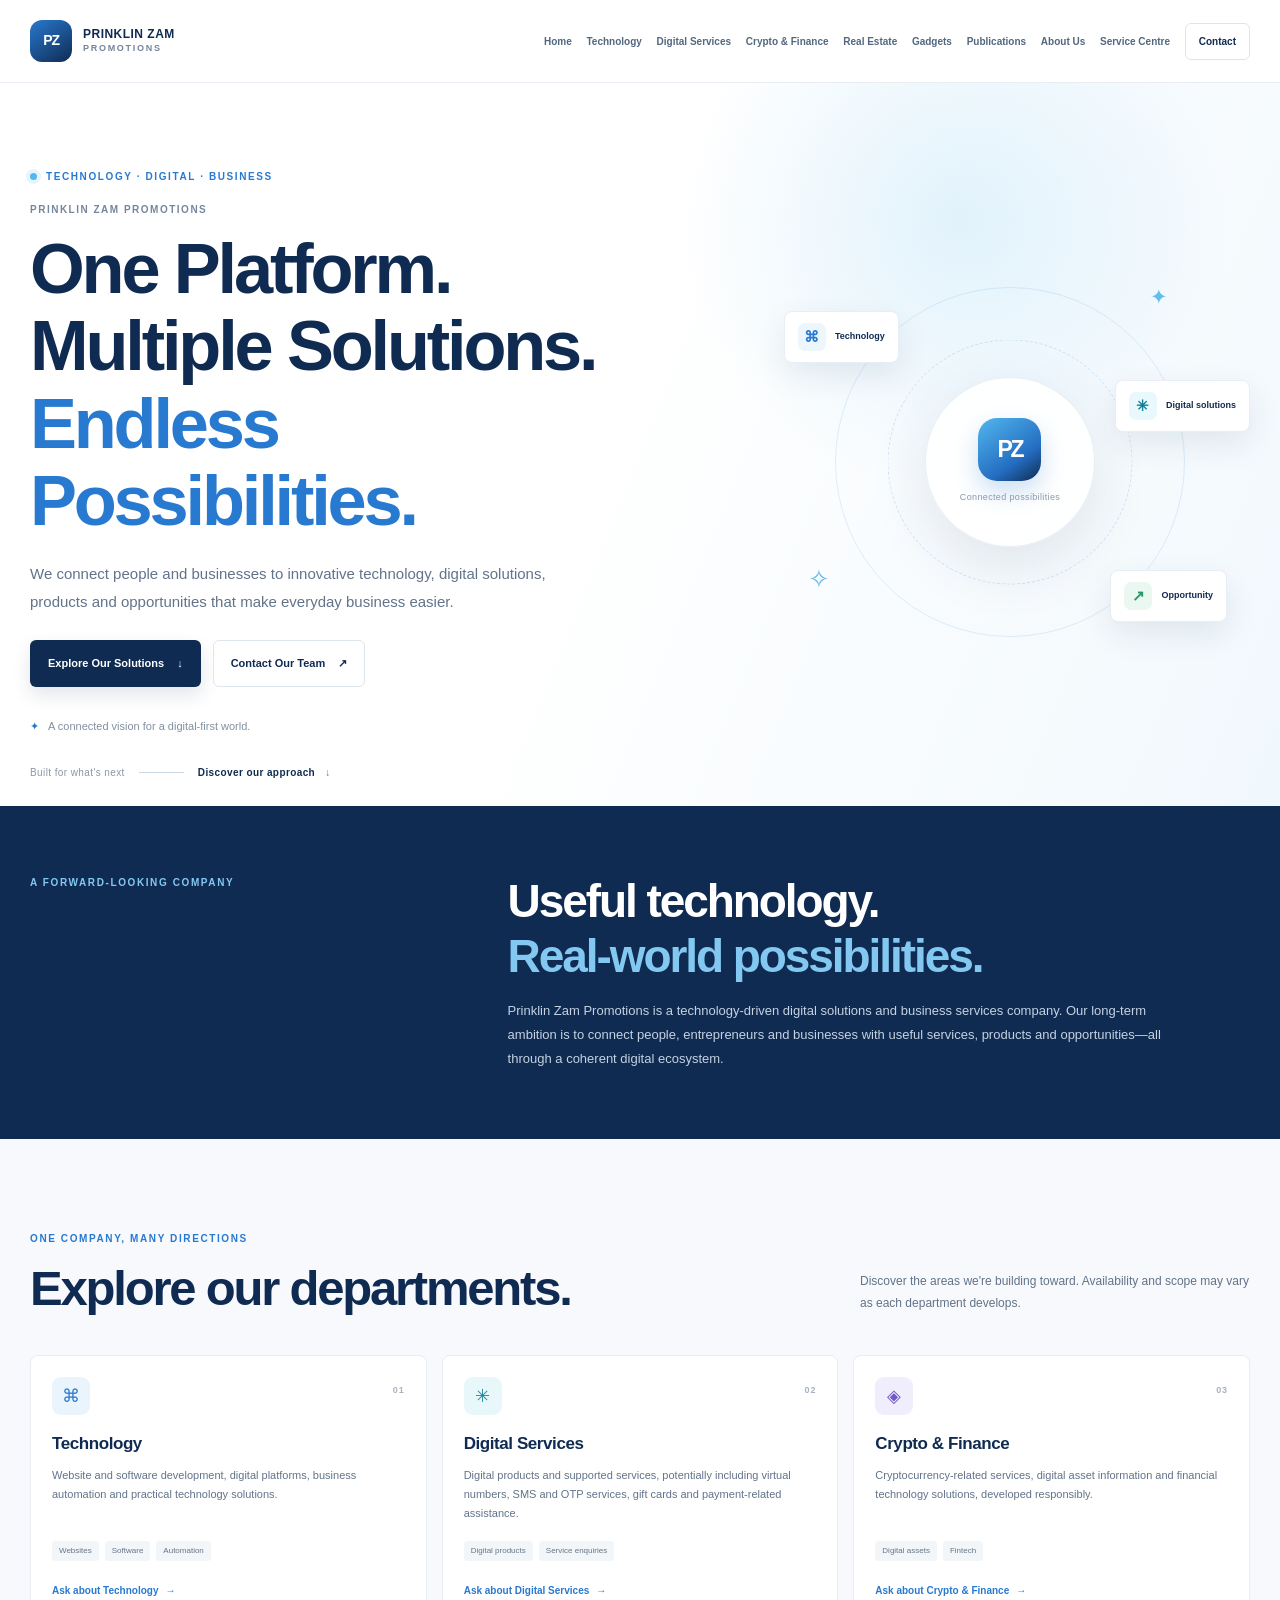
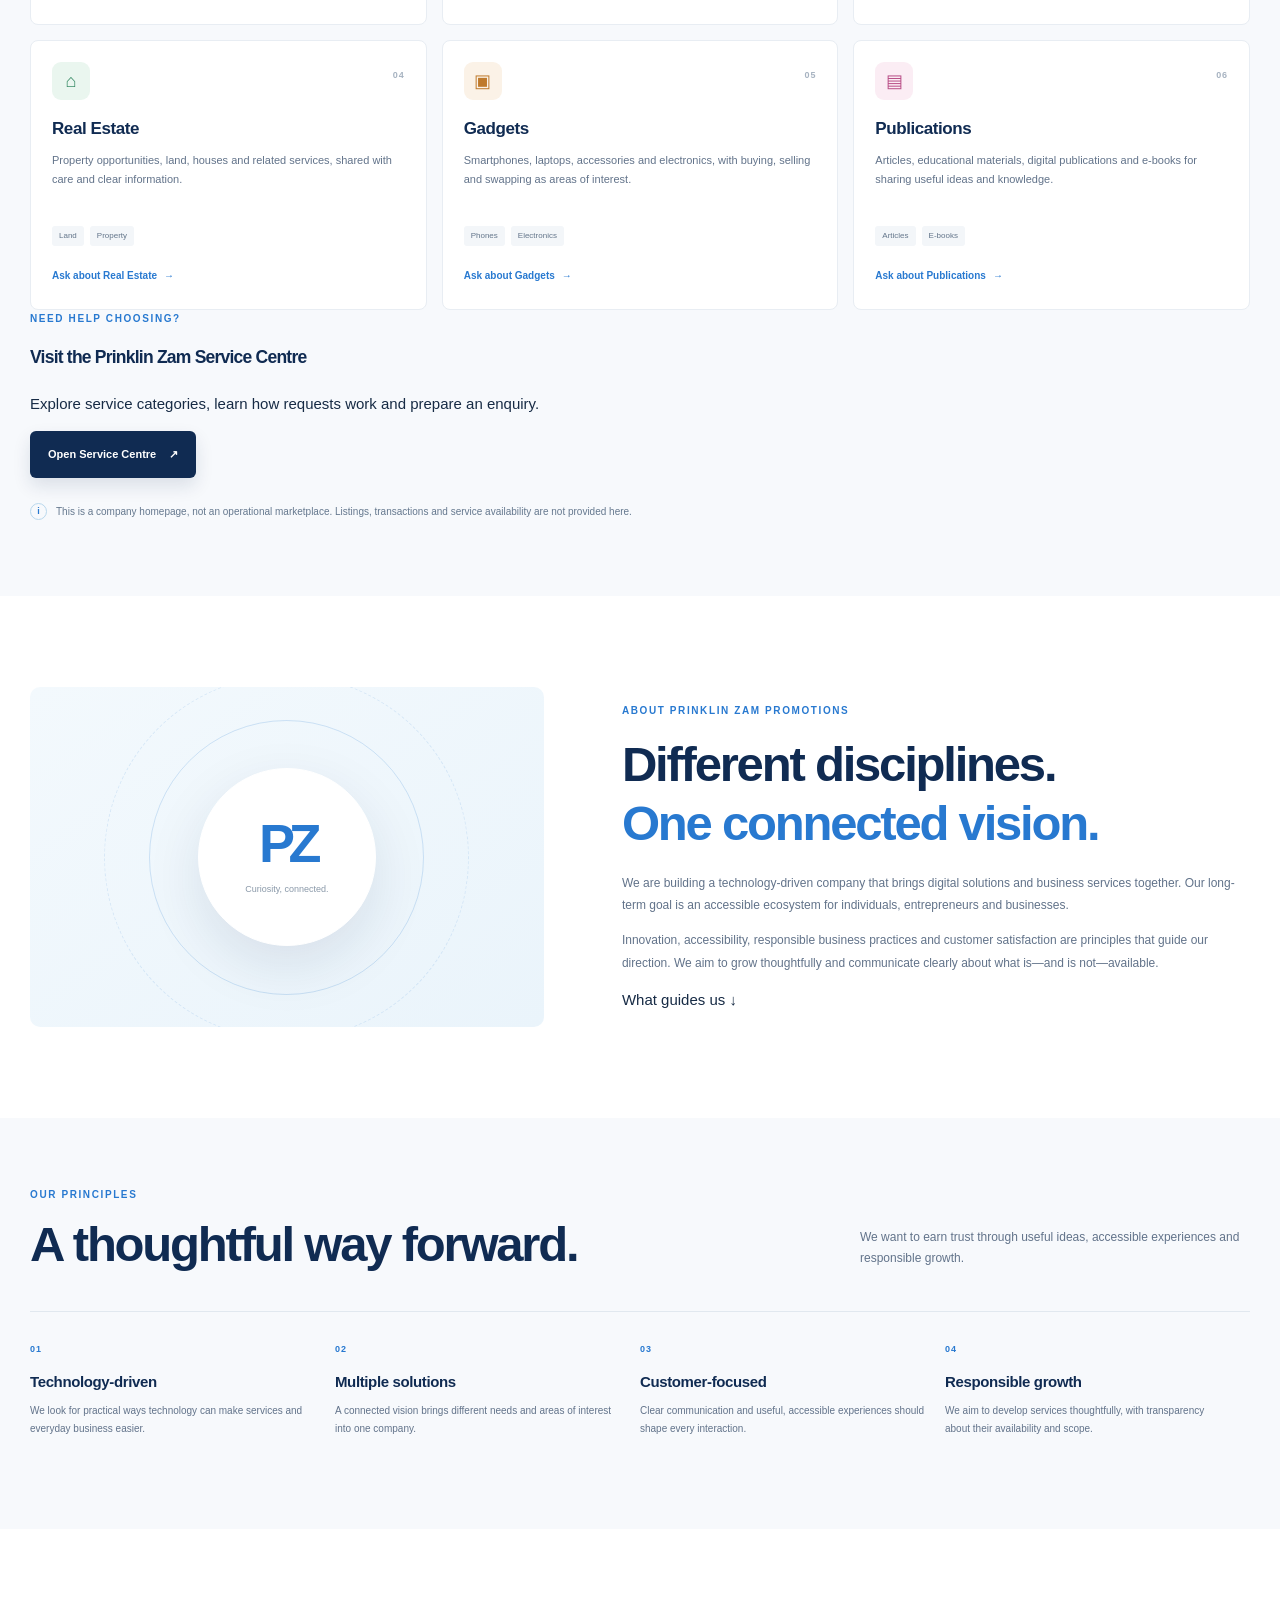
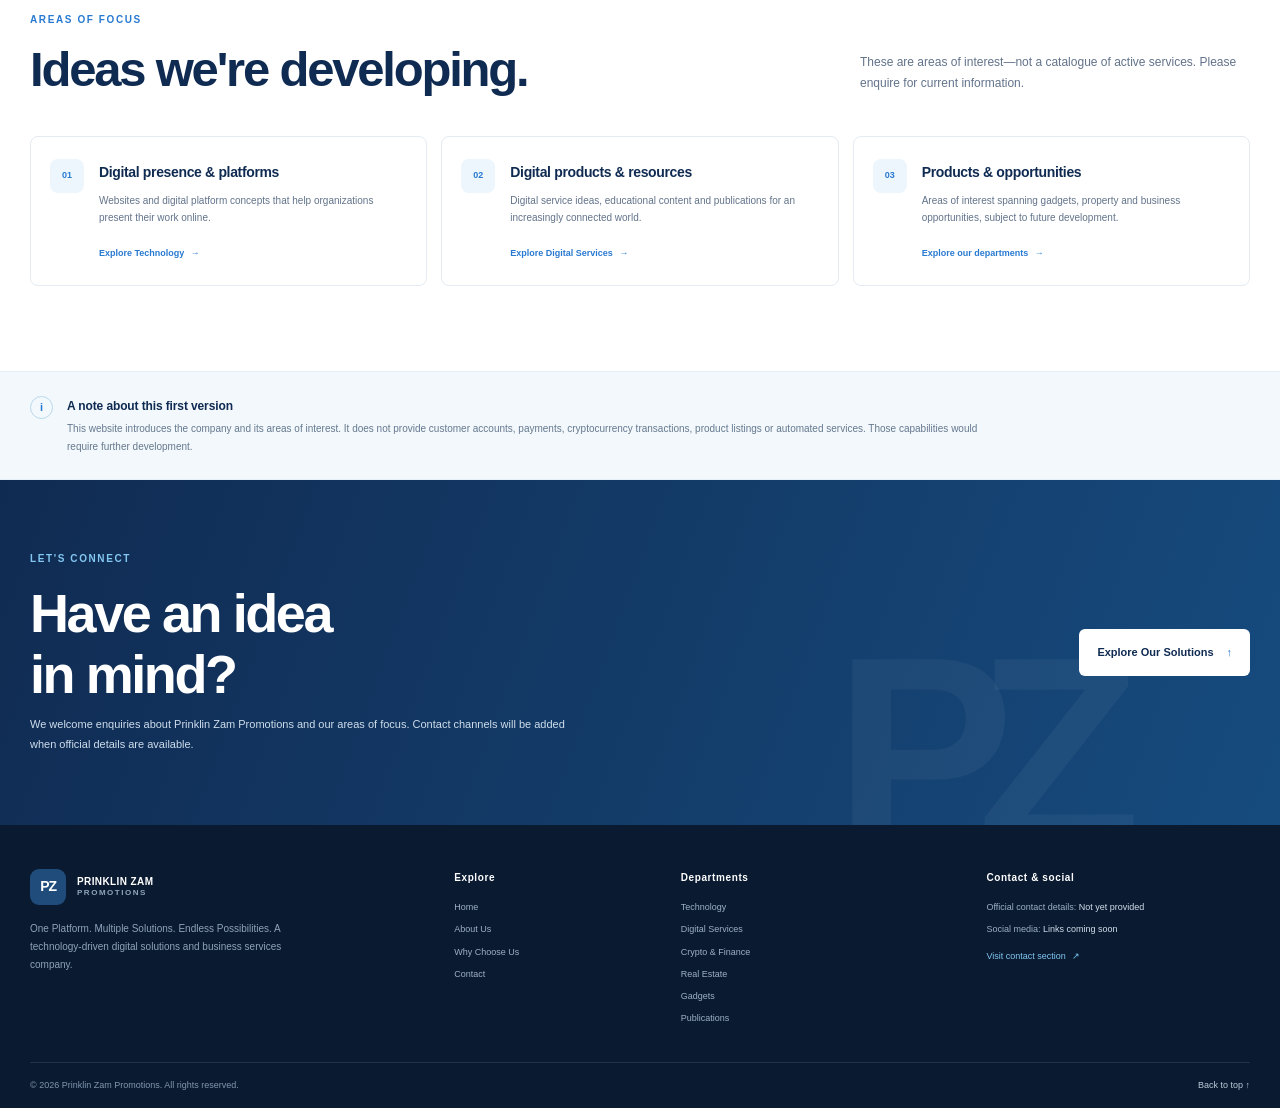
<file: index.html>
<!doctype html>
<html lang="en">
<head>
  <meta charset="utf-8">
  <meta name="viewport" content="width=device-width, initial-scale=1">
  <meta name="theme-color" content="#102b52">
  <meta name="description" content="Prinklin Zam Promotions connects people and businesses to technology, digital solutions, products and opportunities.">
  <title>Prinklin Zam Promotions | One Platform. Multiple Solutions.</title>
  <link rel="stylesheet" href="style.css">
  <script src="script.js" defer></script>
</head>
<body>
  <a class="skip-link" href="#main">Skip to content</a>
  <header class="site-header">
    <div class="container header-inner">
      <a class="brand" href="#home" aria-label="Prinklin Zam Promotions home">
        <span class="brand-mark" aria-hidden="true">PZ</span>
        <span class="brand-name">PRINKLIN ZAM <span>PROMOTIONS</span></span>
      </a>
      <button class="menu-toggle" type="button" aria-expanded="false" aria-controls="primary-nav" aria-label="Open navigation menu">
        <span></span><span></span><span></span>
      </button>
      <nav class="primary-nav" id="primary-nav" aria-label="Main navigation">
        <a href="#home">Home</a>
        <a href="#technology">Technology</a>
        <a href="#digital-services">Digital Services</a>
        <a href="#crypto-finance">Crypto &amp; Finance</a>
        <a href="#real-estate">Real Estate</a>
        <a href="#gadgets">Gadgets</a>
        <a href="#publications">Publications</a>
        <a href="#about">About Us</a>
        <a class="nav-contact" href="#contact">Contact</a>
      </nav>
    </div>
  </header>

  <main id="main">
    <section class="hero" id="home" aria-labelledby="hero-title">
      <div class="hero-glow" aria-hidden="true"></div>
      <div class="container hero-grid">
        <div class="hero-copy">
          <p class="eyebrow"><span class="eyebrow-dot" aria-hidden="true"></span> Technology · Digital · Business</p>
          <p class="hero-company">PRINKLIN ZAM PROMOTIONS</p>
          <h1 id="hero-title">One Platform.<br>Multiple Solutions.<br><span>Endless Possibilities.</span></h1>
          <p class="hero-intro">We connect people and businesses to innovative technology, digital solutions, products and opportunities that make everyday business easier.</p>
          <div class="hero-actions">
            <a class="button button-primary" href="#departments">Explore Our Solutions <span aria-hidden="true">↓</span></a>
            <a class="button button-secondary" href="#contact">Contact Our Team <span aria-hidden="true">↗</span></a>
          </div>
          <p class="hero-note"><span aria-hidden="true">✦</span> A connected vision for a digital-first world.</p>
        </div>
        <div class="hero-art" role="img" aria-label="PZ brand mark surrounded by connected technology, digital services and business opportunities">
          <div class="art-orbit orbit-one"></div><div class="art-orbit orbit-two"></div>
          <div class="art-center"><span class="art-monogram" aria-hidden="true">PZ</span><span>Connected possibilities</span></div>
          <div class="orbit-card card-tech"><span class="card-icon" aria-hidden="true">⌘</span><span>Technology</span></div>
          <div class="orbit-card card-digital"><span class="card-icon" aria-hidden="true">✳</span><span>Digital solutions</span></div>
          <div class="orbit-card card-growth"><span class="card-icon" aria-hidden="true">↗</span><span>Opportunity</span></div>
          <span class="art-spark spark-one" aria-hidden="true">✦</span><span class="art-spark spark-two" aria-hidden="true">✧</span>
        </div>
      </div>
      <div class="container hero-bottom"><span>Built for what's next</span><span class="hero-line" aria-hidden="true"></span><a href="#about">Discover our approach <span aria-hidden="true">↓</span></a></div>
    </section>

    <section class="intro-band" aria-labelledby="intro-title">
      <div class="container intro-grid">
        <p class="eyebrow eyebrow-light">A forward-looking company</p>
        <div><h2 id="intro-title">Useful technology.<br><span>Real-world possibilities.</span></h2><p>Prinklin Zam Promotions is a technology-driven digital solutions and business services company. Our long-term ambition is to connect people, entrepreneurs and businesses with useful services, products and opportunities—all through a coherent digital ecosystem.</p></div>
      </div>
    </section>

    <section class="section departments-section" id="departments" aria-labelledby="departments-title">
      <div class="container">
        <div class="section-heading">
          <div><p class="eyebrow">One company, many directions</p><h2 id="departments-title">Explore our departments.</h2></div>
          <p>Discover the areas we're building toward. Availability and scope may vary as each department develops.</p>
        </div>
        <div class="department-grid">
          <article class="department-card" id="technology">
            <div class="department-top"><span class="department-icon icon-blue" aria-hidden="true">⌘</span><span class="department-index">01</span></div>
            <h3>Technology</h3><p>Website and software development, digital platforms, business automation and practical technology solutions.</p>
            <ul class="tag-list" aria-label="Technology topics"><li>Websites</li><li>Software</li><li>Automation</li></ul>
            <a class="card-link" href="#contact">Ask about Technology <span aria-hidden="true">→</span></a>
          </article>
          <article class="department-card" id="digital-services">
            <div class="department-top"><span class="department-icon icon-cyan" aria-hidden="true">✳</span><span class="department-index">02</span></div>
            <h3>Digital Services</h3><p>Digital products and supported services, potentially including virtual numbers, SMS and OTP services, gift cards and payment-related assistance.</p>
            <ul class="tag-list" aria-label="Digital Services topics"><li>Digital products</li><li>Service enquiries</li></ul>
            <a class="card-link" href="#contact">Ask about Digital Services <span aria-hidden="true">→</span></a>
          </article>
          <article class="department-card" id="crypto-finance">
            <div class="department-top"><span class="department-icon icon-violet" aria-hidden="true">◈</span><span class="department-index">03</span></div>
            <h3>Crypto &amp; Finance</h3><p>Cryptocurrency-related services, digital asset information and financial technology solutions, developed responsibly.</p>
            <ul class="tag-list" aria-label="Crypto and Finance topics"><li>Digital assets</li><li>Fintech</li></ul>
            <a class="card-link" href="#contact">Ask about Crypto &amp; Finance <span aria-hidden="true">→</span></a>
          </article>
          <article class="department-card" id="real-estate">
            <div class="department-top"><span class="department-icon icon-green" aria-hidden="true">⌂</span><span class="department-index">04</span></div>
            <h3>Real Estate</h3><p>Property opportunities, land, houses and related services, shared with care and clear information.</p>
            <ul class="tag-list" aria-label="Real Estate topics"><li>Land</li><li>Property</li></ul>
            <a class="card-link" href="#contact">Ask about Real Estate <span aria-hidden="true">→</span></a>
          </article>
          <article class="department-card" id="gadgets">
            <div class="department-top"><span class="department-icon icon-orange" aria-hidden="true">▣</span><span class="department-index">05</span></div>
            <h3>Gadgets</h3><p>Smartphones, laptops, accessories and electronics, with buying, selling and swapping as areas of interest.</p>
            <ul class="tag-list" aria-label="Gadgets topics"><li>Phones</li><li>Electronics</li></ul>
            <a class="card-link" href="#contact">Ask about Gadgets <span aria-hidden="true">→</span></a>
          </article>
          <article class="department-card" id="publications">
            <div class="department-top"><span class="department-icon icon-pink" aria-hidden="true">▤</span><span class="department-index">06</span></div>
            <h3>Publications</h3><p>Articles, educational materials, digital publications and e-books for sharing useful ideas and knowledge.</p>
            <ul class="tag-list" aria-label="Publications topics"><li>Articles</li><li>E-books</li></ul>
            <a class="card-link" href="#contact">Ask about Publications <span aria-hidden="true">→</span></a>
          </article>
        </div>
        <p class="availability-note"><span aria-hidden="true">i</span> This is a company homepage, not an operational marketplace. Listings, transactions and service availability are not provided here.</p>
      </div>
    </section>

    <section class="section about-section" id="about" aria-labelledby="about-title">
      <div class="container about-grid">
        <div class="about-graphic" role="img" aria-label="PZ monogram representing connected ideas and services"><div class="about-graphic-inner"><span class="about-pz" aria-hidden="true">PZ</span><span class="about-graphic-caption">Curiosity, connected.</span></div><span class="about-orbit about-orbit-a" aria-hidden="true"></span><span class="about-orbit about-orbit-b" aria-hidden="true"></span></div>
        <div class="about-copy"><p class="eyebrow">About Prinklin Zam Promotions</p><h2 id="about-title">Different disciplines.<br><span>One connected vision.</span></h2><p>We are building a technology-driven company that brings digital solutions and business services together. Our long-term goal is an accessible ecosystem for individuals, entrepreneurs and businesses.</p><p>Innovation, accessibility, responsible business practices and customer satisfaction are principles that guide our direction. We aim to grow thoughtfully and communicate clearly about what is—and is not—available.</p><a class="text-link" href="#why-us">What guides us <span aria-hidden="true">↓</span></a></div>
      </div>
    </section>

    <section class="section values-section" id="why-us" aria-labelledby="why-title">
      <div class="container">
        <div class="section-heading"><div><p class="eyebrow">Our principles</p><h2 id="why-title">A thoughtful way forward.</h2></div><p>We want to earn trust through useful ideas, accessible experiences and responsible growth.</p></div>
        <div class="values-grid">
          <article class="value-item"><span class="value-number">01</span><h3>Technology-driven</h3><p>We look for practical ways technology can make services and everyday business easier.</p></article>
          <article class="value-item"><span class="value-number">02</span><h3>Multiple solutions</h3><p>A connected vision brings different needs and areas of interest into one company.</p></article>
          <article class="value-item"><span class="value-number">03</span><h3>Customer-focused</h3><p>Clear communication and useful, accessible experiences should shape every interaction.</p></article>
          <article class="value-item"><span class="value-number">04</span><h3>Responsible growth</h3><p>We aim to develop services thoughtfully, with transparency about their availability and scope.</p></article>
        </div>
      </div>
    </section>

    <section class="section featured-section" id="featured-services" aria-labelledby="featured-title">
      <div class="container">
        <div class="section-heading"><div><p class="eyebrow">Areas of focus</p><h2 id="featured-title">Ideas we're developing.</h2></div><p>These are areas of interest—not a catalogue of active services. Please enquire for current information.</p></div>
        <div class="featured-grid">
          <article class="featured-card"><span class="featured-icon" aria-hidden="true">01</span><div><h3>Digital presence &amp; platforms</h3><p>Websites and digital platform concepts that help organizations present their work online.</p><a href="#technology">Explore Technology <span aria-hidden="true">→</span></a></div></article>
          <article class="featured-card"><span class="featured-icon" aria-hidden="true">02</span><div><h3>Digital products &amp; resources</h3><p>Digital service ideas, educational content and publications for an increasingly connected world.</p><a href="#digital-services">Explore Digital Services <span aria-hidden="true">→</span></a></div></article>
          <article class="featured-card"><span class="featured-icon" aria-hidden="true">03</span><div><h3>Products &amp; opportunities</h3><p>Areas of interest spanning gadgets, property and business opportunities, subject to future development.</p><a href="#gadgets">Explore our departments <span aria-hidden="true">→</span></a></div></article>
        </div>
      </div>
    </section>

    <section class="notice-section" aria-labelledby="notice-title"><div class="container notice-inner"><span class="notice-symbol" aria-hidden="true">i</span><div><h2 id="notice-title">A note about this first version</h2><p>This website introduces the company and its areas of interest. It does not provide customer accounts, payments, cryptocurrency transactions, product listings or automated services. Those capabilities would require further development.</p></div></div></section>

    <section class="contact-section" id="contact" aria-labelledby="contact-title"><div class="container contact-inner"><div class="contact-copy"><p class="eyebrow eyebrow-light">Let's connect</p><h2 id="contact-title">Have an idea<br>in mind?</h2><p>We welcome enquiries about Prinklin Zam Promotions and our areas of focus. Contact channels will be added when official details are available.</p></div><a class="button button-white" href="#departments">Explore Our Solutions <span aria-hidden="true">↑</span></a><span class="contact-decoration" aria-hidden="true">PZ</span></div></section>
  </main>

  <footer class="site-footer">
    <div class="container footer-grid">
      <div class="footer-about"><a class="brand footer-brand" href="#home" aria-label="Prinklin Zam Promotions home"><span class="brand-mark" aria-hidden="true">PZ</span><span class="brand-name">PRINKLIN ZAM <span>PROMOTIONS</span></span></a><p>One Platform. Multiple Solutions. Endless Possibilities. A technology-driven digital solutions and business services company.</p></div>
      <div class="footer-column"><h2>Explore</h2><a href="#home">Home</a><a href="#about">About Us</a><a href="#why-us">Why Choose Us</a><a href="#contact">Contact</a></div>
      <div class="footer-column"><h2>Departments</h2><a href="#technology">Technology</a><a href="#digital-services">Digital Services</a><a href="#crypto-finance">Crypto &amp; Finance</a><a href="#real-estate">Real Estate</a><a href="#gadgets">Gadgets</a><a href="#publications">Publications</a></div>
      <div class="footer-column footer-contact"><h2>Contact &amp; social</h2><p>Official contact details: <span>Not yet provided</span></p><p>Social media: <span>Links coming soon</span></p><a href="#contact">Visit contact section <span aria-hidden="true">↗</span></a></div>
    </div>
    <div class="container footer-bottom"><span>© <span id="current-year">2026</span> Prinklin Zam Promotions. All rights reserved.</span><a href="#home">Back to top ↑</a></div>
  </footer>
</body>
</html>
</file>
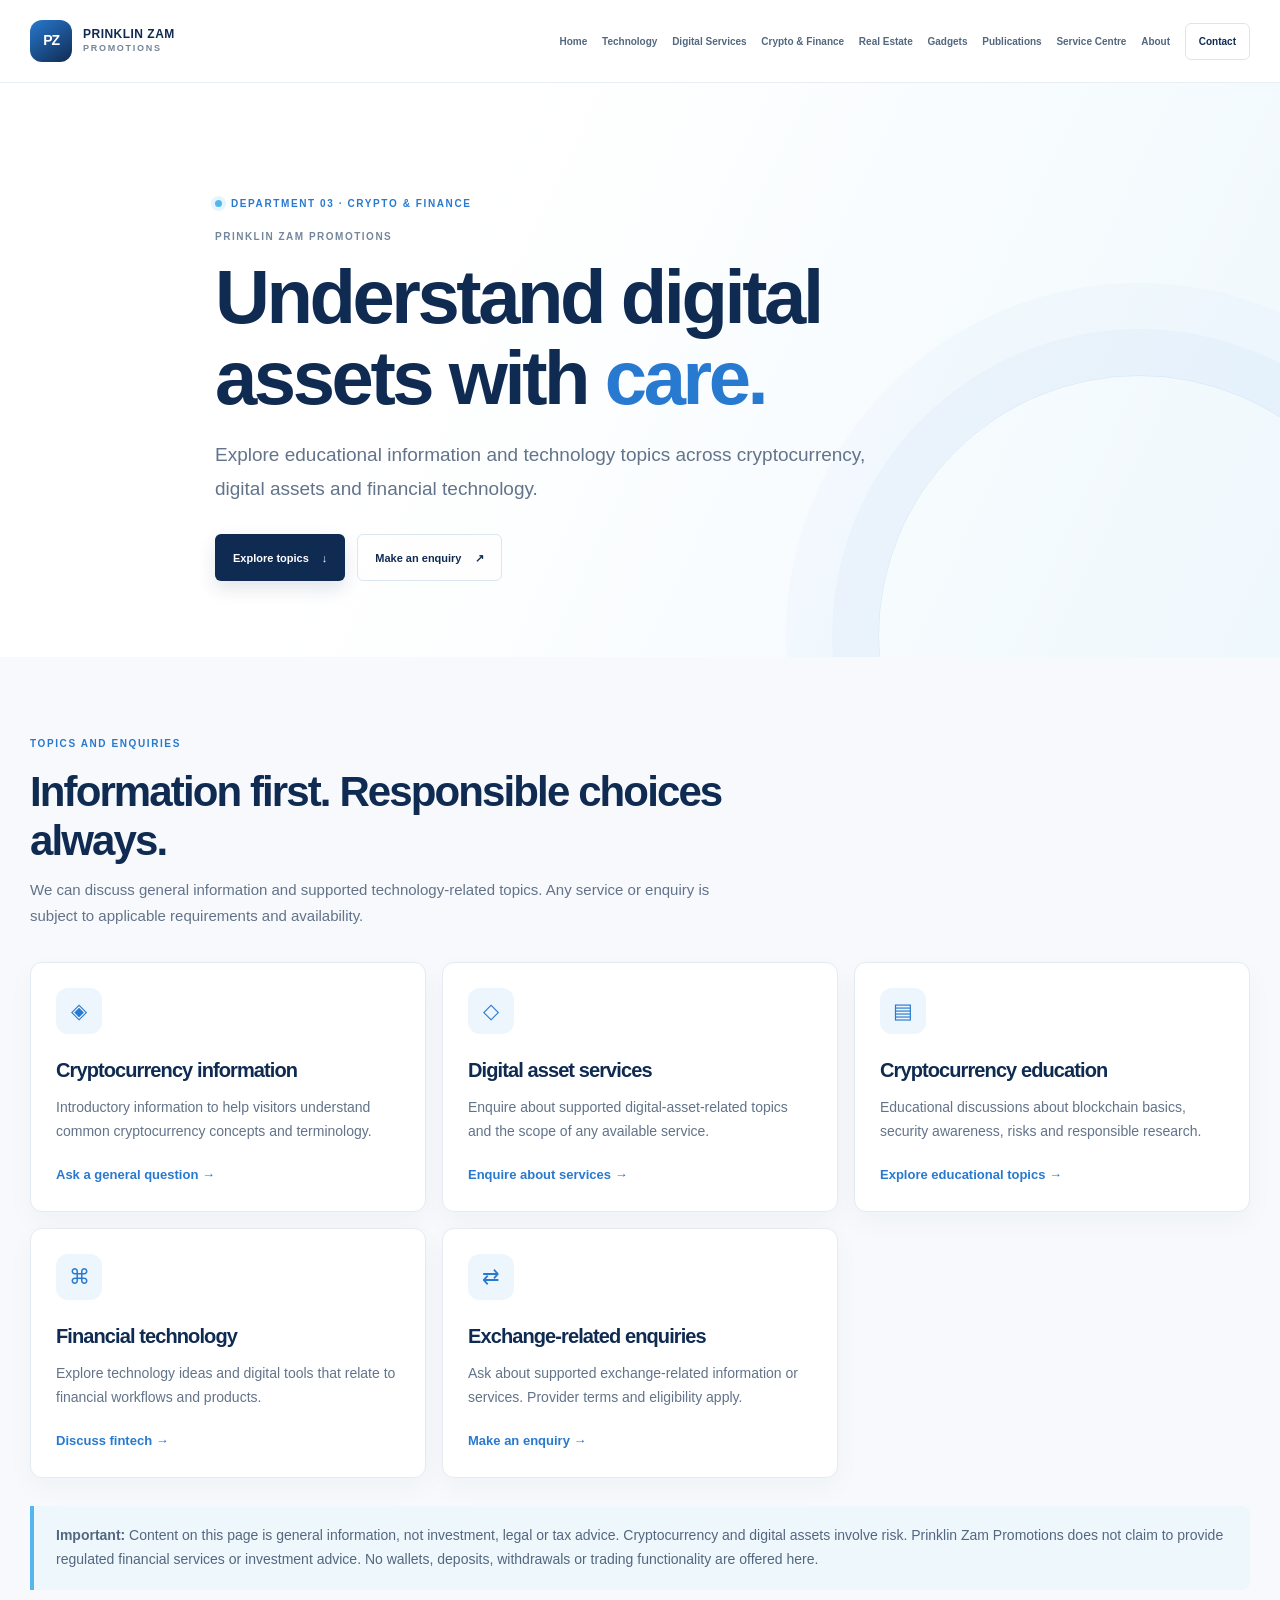
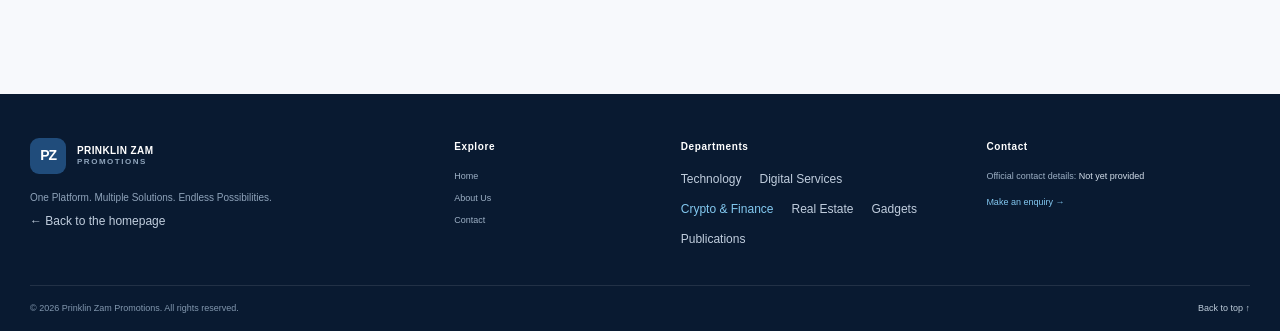
<file: crypto-finance.html>
<!doctype html>
<html lang="en">
<head>
  <meta charset="utf-8">
  <meta name="viewport" content="width=device-width, initial-scale=1">
  <meta name="theme-color" content="#102b52">
  <meta name="description" content="Cryptocurrency information, education and financial technology topics from Prinklin Zam Promotions.">
  <title>Crypto &amp; Finance | Prinklin Zam Promotions</title>
  <link rel="stylesheet" href="style.css"><link rel="stylesheet" href="department.css"><script src="script.js" defer></script>
</head>
<body>
  <a class="skip-link" href="#main">Skip to content</a>
  <header class="site-header"><div class="container header-inner"><a class="brand" href="index.html" aria-label="Prinklin Zam Promotions home"><span class="brand-mark" aria-hidden="true">PZ</span><span class="brand-name">PRINKLIN ZAM <span>PROMOTIONS</span></span></a><button class="menu-toggle" type="button" aria-expanded="false" aria-controls="primary-nav" aria-label="Open navigation menu"><span></span><span></span><span></span></button><nav class="primary-nav" id="primary-nav" aria-label="Main navigation"><a href="index.html">Home</a><a href="technology.html">Technology</a><a href="digital-services.html">Digital Services</a><a href="crypto-finance.html" aria-current="page">Crypto &amp; Finance</a><a href="real-estate.html">Real Estate</a><a href="gadgets.html">Gadgets</a><a href="publications.html">Publications</a><a class="nav-contact" href="index.html#contact">Contact</a></nav></div></header>
  <main id="main">
    <section class="department-hero"><div class="container department-hero-inner"><p class="eyebrow"><span class="eyebrow-dot" aria-hidden="true"></span> Department 03 · Crypto &amp; Finance</p><p class="hero-company">PRINKLIN ZAM PROMOTIONS</p><h1>Understand digital assets with <span>care.</span></h1><p class="department-lead">Explore educational information and technology topics across cryptocurrency, digital assets and financial technology.</p><div class="department-actions"><a class="button button-primary" href="#topics">Explore topics <span aria-hidden="true">↓</span></a><a class="button button-secondary" href="index.html#contact">Make an enquiry <span aria-hidden="true">↗</span></a></div></div></section>
    <section class="department-content" id="topics"><div class="container"><div class="department-section-heading"><p class="eyebrow">Topics and enquiries</p><h2>Information first. Responsible choices always.</h2><p>We can discuss general information and supported technology-related topics. Any service or enquiry is subject to applicable requirements and availability.</p></div>
      <div class="service-grid">
        <article class="service-card"><span class="service-icon" aria-hidden="true">◈</span><h3>Cryptocurrency information</h3><p>Introductory information to help visitors understand common cryptocurrency concepts and terminology.</p><a class="card-link" href="index.html#contact">Ask a general question →</a></article>
        <article class="service-card"><span class="service-icon" aria-hidden="true">◇</span><h3>Digital asset services</h3><p>Enquire about supported digital-asset-related topics and the scope of any available service.</p><a class="card-link" href="index.html#contact">Enquire about services →</a></article>
        <article class="service-card"><span class="service-icon" aria-hidden="true">▤</span><h3>Cryptocurrency education</h3><p>Educational discussions about blockchain basics, security awareness, risks and responsible research.</p><a class="card-link" href="index.html#contact">Explore educational topics →</a></article>
        <article class="service-card"><span class="service-icon" aria-hidden="true">⌘</span><h3>Financial technology</h3><p>Explore technology ideas and digital tools that relate to financial workflows and products.</p><a class="card-link" href="index.html#contact">Discuss fintech →</a></article>
        <article class="service-card"><span class="service-icon" aria-hidden="true">⇄</span><h3>Exchange-related enquiries</h3><p>Ask about supported exchange-related information or services. Provider terms and eligibility apply.</p><a class="card-link" href="index.html#contact">Make an enquiry →</a></article>
      </div>
      <p class="notice-box"><strong>Important:</strong> Content on this page is general information, not investment, legal or tax advice. Cryptocurrency and digital assets involve risk. Prinklin Zam Promotions does not claim to provide regulated financial services or investment advice. No wallets, deposits, withdrawals or trading functionality are offered here.</p>
    </div></section>
  </main>
  <footer class="site-footer"><div class="container footer-grid"><div class="footer-about"><a class="brand footer-brand" href="index.html"><span class="brand-mark" aria-hidden="true">PZ</span><span class="brand-name">PRINKLIN ZAM <span>PROMOTIONS</span></span></a><p>One Platform. Multiple Solutions. Endless Possibilities.</p><a class="department-back" href="index.html">← Back to the homepage</a></div><div class="footer-column"><h2>Explore</h2><a href="index.html">Home</a><a href="index.html#about">About Us</a><a href="index.html#contact">Contact</a></div><div class="footer-column"><h2>Departments</h2><div class="department-footer-links"><a href="technology.html">Technology</a><a href="digital-services.html">Digital Services</a><a href="crypto-finance.html" aria-current="page">Crypto &amp; Finance</a><a href="real-estate.html">Real Estate</a><a href="gadgets.html">Gadgets</a><a href="publications.html">Publications</a></div></div><div class="footer-column footer-contact"><h2>Contact</h2><p>Official contact details: <span>Not yet provided</span></p><a href="index.html#contact">Make an enquiry →</a></div></div><div class="container footer-bottom"><span>© <span id="current-year">2026</span> Prinklin Zam Promotions. All rights reserved.</span><a href="#main">Back to top ↑</a></div></footer>
</body>
</html>
</file>
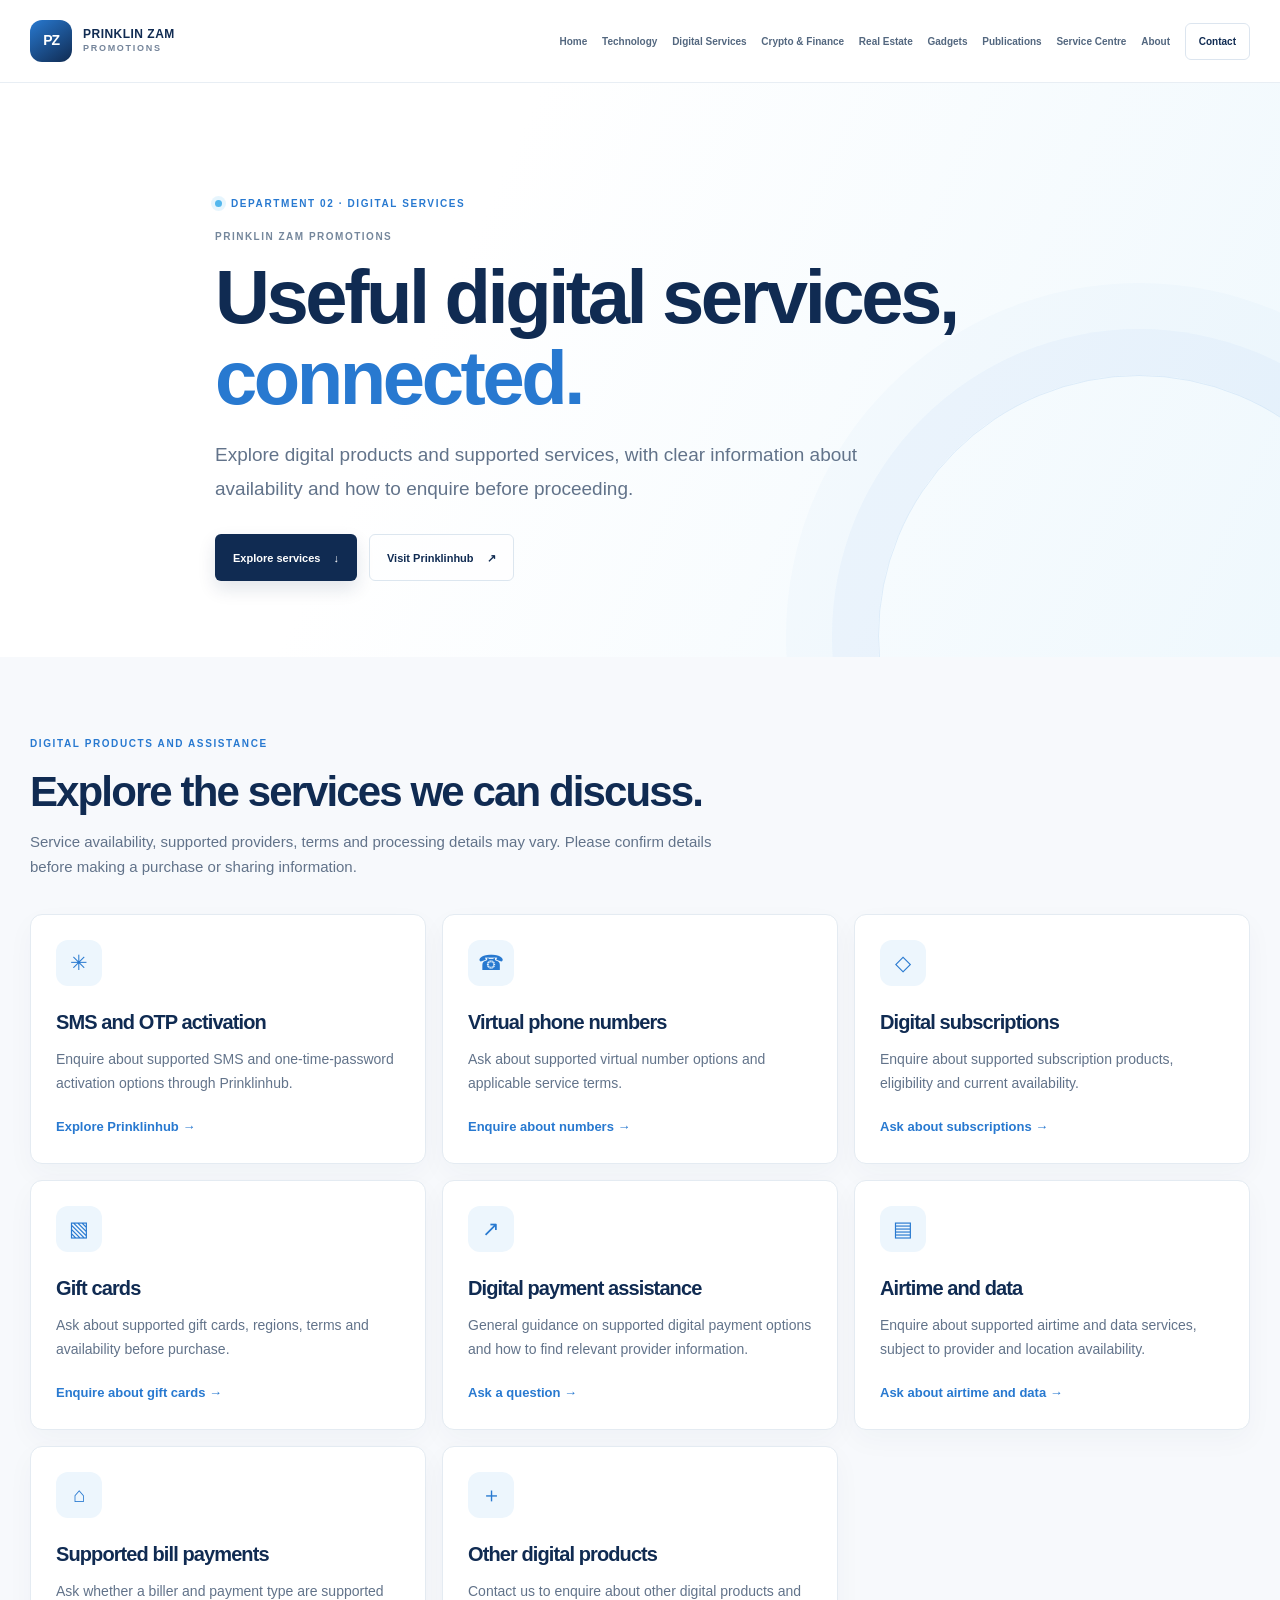
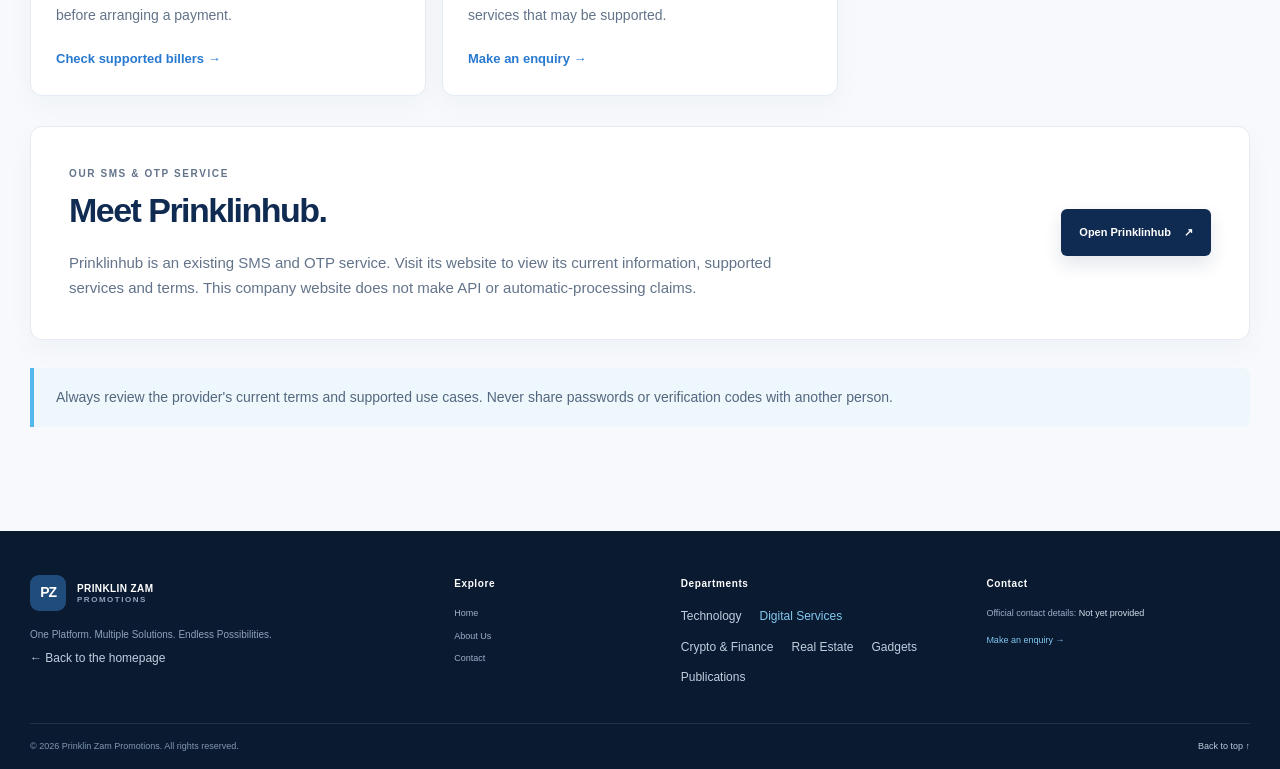
<file: digital-services.html>
<!doctype html>
<html lang="en">
<head>
  <meta charset="utf-8">
  <meta name="viewport" content="width=device-width, initial-scale=1">
  <meta name="theme-color" content="#102b52">
  <meta name="description" content="Explore digital services and Prinklinhub SMS and OTP services from Prinklin Zam Promotions.">
  <title>Digital Services | Prinklin Zam Promotions</title>
  <link rel="stylesheet" href="style.css">
  <link rel="stylesheet" href="department.css">
  <script src="script.js" defer></script>
</head>
<body>
  <a class="skip-link" href="#main">Skip to content</a>
  <header class="site-header"><div class="container header-inner">
    <a class="brand" href="index.html" aria-label="Prinklin Zam Promotions home"><span class="brand-mark" aria-hidden="true">PZ</span><span class="brand-name">PRINKLIN ZAM <span>PROMOTIONS</span></span></a>
    <button class="menu-toggle" type="button" aria-expanded="false" aria-controls="primary-nav" aria-label="Open navigation menu"><span></span><span></span><span></span></button>
    <nav class="primary-nav" id="primary-nav" aria-label="Main navigation"><a href="index.html">Home</a><a href="technology.html">Technology</a><a href="digital-services.html" aria-current="page">Digital Services</a><a href="crypto-finance.html">Crypto &amp; Finance</a><a href="real-estate.html">Real Estate</a><a href="gadgets.html">Gadgets</a><a href="publications.html">Publications</a><a class="nav-contact" href="index.html#contact">Contact</a></nav>
  </div></header>
  <main id="main">
    <section class="department-hero"><div class="container department-hero-inner"><p class="eyebrow"><span class="eyebrow-dot" aria-hidden="true"></span> Department 02 · Digital Services</p><p class="hero-company">PRINKLIN ZAM PROMOTIONS</p><h1>Useful digital services, <span>connected.</span></h1><p class="department-lead">Explore digital products and supported services, with clear information about availability and how to enquire before proceeding.</p><div class="department-actions"><a class="button button-primary" href="#services">Explore services <span aria-hidden="true">↓</span></a><a class="button button-secondary" href="https://prinklinhub.mysocials.store" target="_blank" rel="noopener noreferrer">Visit Prinklinhub <span aria-hidden="true">↗</span></a></div></div></section>
    <section class="department-content" id="services"><div class="container"><div class="department-section-heading"><p class="eyebrow">Digital products and assistance</p><h2>Explore the services we can discuss.</h2><p>Service availability, supported providers, terms and processing details may vary. Please confirm details before making a purchase or sharing information.</p></div>
      <div class="service-grid">
        <article class="service-card"><span class="service-icon" aria-hidden="true">✳</span><h3>SMS and OTP activation</h3><p>Enquire about supported SMS and one-time-password activation options through Prinklinhub.</p><a class="card-link" href="https://prinklinhub.mysocials.store" target="_blank" rel="noopener noreferrer">Explore Prinklinhub →</a></article>
        <article class="service-card"><span class="service-icon" aria-hidden="true">☎</span><h3>Virtual phone numbers</h3><p>Ask about supported virtual number options and applicable service terms.</p><a class="card-link" href="index.html#contact">Enquire about numbers →</a></article>
        <article class="service-card"><span class="service-icon" aria-hidden="true">◇</span><h3>Digital subscriptions</h3><p>Enquire about supported subscription products, eligibility and current availability.</p><a class="card-link" href="index.html#contact">Ask about subscriptions →</a></article>
        <article class="service-card"><span class="service-icon" aria-hidden="true">▧</span><h3>Gift cards</h3><p>Ask about supported gift cards, regions, terms and availability before purchase.</p><a class="card-link" href="index.html#contact">Enquire about gift cards →</a></article>
        <article class="service-card"><span class="service-icon" aria-hidden="true">↗</span><h3>Digital payment assistance</h3><p>General guidance on supported digital payment options and how to find relevant provider information.</p><a class="card-link" href="index.html#contact">Ask a question →</a></article>
        <article class="service-card"><span class="service-icon" aria-hidden="true">▤</span><h3>Airtime and data</h3><p>Enquire about supported airtime and data services, subject to provider and location availability.</p><a class="card-link" href="index.html#contact">Ask about airtime and data →</a></article>
        <article class="service-card"><span class="service-icon" aria-hidden="true">⌂</span><h3>Supported bill payments</h3><p>Ask whether a biller and payment type are supported before arranging a payment.</p><a class="card-link" href="index.html#contact">Check supported billers →</a></article>
        <article class="service-card"><span class="service-icon" aria-hidden="true">＋</span><h3>Other digital products</h3><p>Contact us to enquire about other digital products and services that may be supported.</p><a class="card-link" href="index.html#contact">Make an enquiry →</a></article>
      </div>
      <section class="info-panel" aria-labelledby="hub-title"><div><p class="eyebrow">Our SMS &amp; OTP service</p><h2 id="hub-title">Meet Prinklinhub.</h2><p>Prinklinhub is an existing SMS and OTP service. Visit its website to view its current information, supported services and terms. This company website does not make API or automatic-processing claims.</p></div><a class="button button-primary" href="https://prinklinhub.mysocials.store" target="_blank" rel="noopener noreferrer">Open Prinklinhub <span aria-hidden="true">↗</span></a></section>
      <p class="notice-box">Always review the provider's current terms and supported use cases. Never share passwords or verification codes with another person.</p>
    </div></section>
  </main>
  <footer class="site-footer"><div class="container footer-grid"><div class="footer-about"><a class="brand footer-brand" href="index.html"><span class="brand-mark" aria-hidden="true">PZ</span><span class="brand-name">PRINKLIN ZAM <span>PROMOTIONS</span></span></a><p>One Platform. Multiple Solutions. Endless Possibilities.</p><a class="department-back" href="index.html">← Back to the homepage</a></div><div class="footer-column"><h2>Explore</h2><a href="index.html">Home</a><a href="index.html#about">About Us</a><a href="index.html#contact">Contact</a></div><div class="footer-column"><h2>Departments</h2><div class="department-footer-links"><a href="technology.html">Technology</a><a href="digital-services.html" aria-current="page">Digital Services</a><a href="crypto-finance.html">Crypto &amp; Finance</a><a href="real-estate.html">Real Estate</a><a href="gadgets.html">Gadgets</a><a href="publications.html">Publications</a></div></div><div class="footer-column footer-contact"><h2>Contact</h2><p>Official contact details: <span>Not yet provided</span></p><a href="index.html#contact">Make an enquiry →</a></div></div><div class="container footer-bottom"><span>© <span id="current-year">2026</span> Prinklin Zam Promotions. All rights reserved.</span><a href="#main">Back to top ↑</a></div></footer>
</body>
</html>
</file>
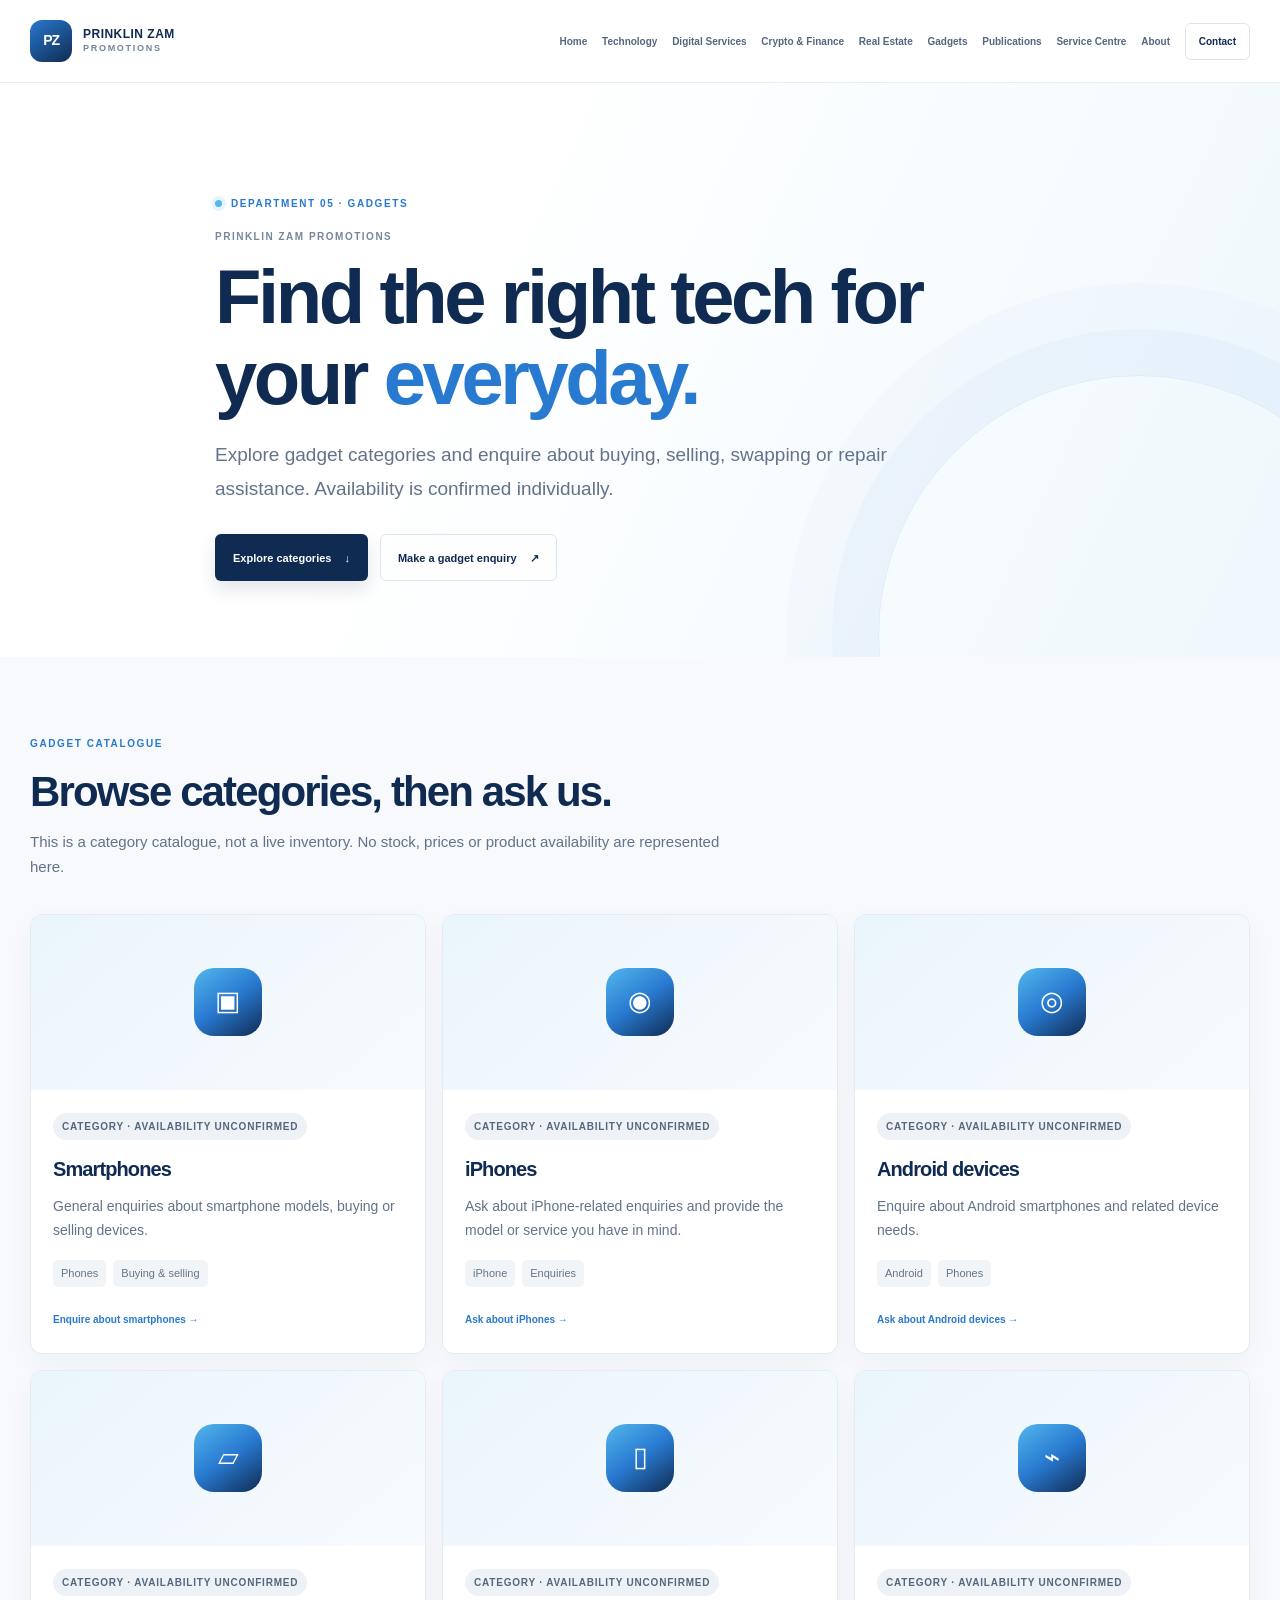
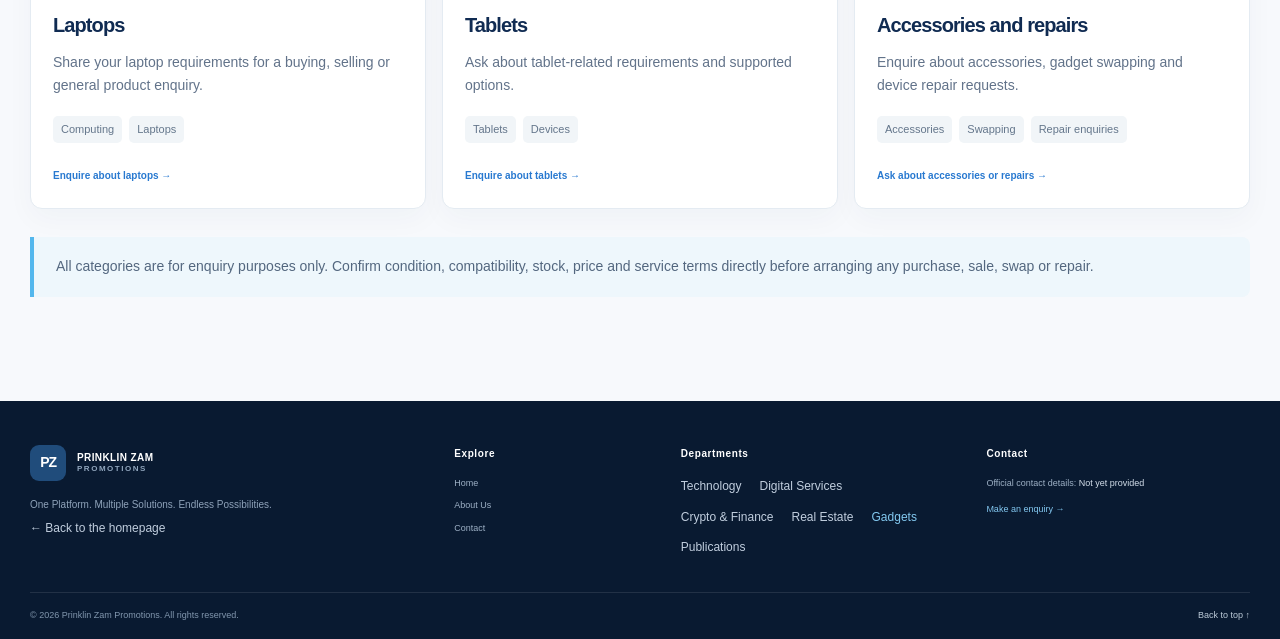
<file: gadgets.html>
<!doctype html>
<html lang="en">
<head>
  <meta charset="utf-8"><meta name="viewport" content="width=device-width, initial-scale=1"><meta name="theme-color" content="#102b52">
  <meta name="description" content="Explore gadget categories and enquiries for smartphones, iPhones, Android devices, laptops, tablets, accessories and repairs.">
  <title>Gadgets | Prinklin Zam Promotions</title><link rel="stylesheet" href="style.css"><link rel="stylesheet" href="department.css"><script src="script.js" defer></script>
</head>
<body>
  <a class="skip-link" href="#main">Skip to content</a>
  <header class="site-header"><div class="container header-inner"><a class="brand" href="index.html" aria-label="Prinklin Zam Promotions home"><span class="brand-mark" aria-hidden="true">PZ</span><span class="brand-name">PRINKLIN ZAM <span>PROMOTIONS</span></span></a><button class="menu-toggle" type="button" aria-expanded="false" aria-controls="primary-nav" aria-label="Open navigation menu"><span></span><span></span><span></span></button><nav class="primary-nav" id="primary-nav" aria-label="Main navigation"><a href="index.html">Home</a><a href="technology.html">Technology</a><a href="digital-services.html">Digital Services</a><a href="crypto-finance.html">Crypto &amp; Finance</a><a href="real-estate.html">Real Estate</a><a href="gadgets.html" aria-current="page">Gadgets</a><a href="publications.html">Publications</a><a class="nav-contact" href="index.html#contact">Contact</a></nav></div></header>
  <main id="main">
    <section class="department-hero"><div class="container department-hero-inner"><p class="eyebrow"><span class="eyebrow-dot" aria-hidden="true"></span> Department 05 · Gadgets</p><p class="hero-company">PRINKLIN ZAM PROMOTIONS</p><h1>Find the right tech for your <span>everyday.</span></h1><p class="department-lead">Explore gadget categories and enquire about buying, selling, swapping or repair assistance. Availability is confirmed individually.</p><div class="department-actions"><a class="button button-primary" href="#catalogue">Explore categories <span aria-hidden="true">↓</span></a><a class="button button-secondary" href="index.html#contact">Make a gadget enquiry <span aria-hidden="true">↗</span></a></div></div></section>
    <section class="department-content" id="catalogue"><div class="container"><div class="department-section-heading"><p class="eyebrow">Gadget catalogue</p><h2>Browse categories, then ask us.</h2><p>This is a category catalogue, not a live inventory. No stock, prices or product availability are represented here.</p></div>
      <div class="catalog-grid">
        <article class="catalog-card"><div class="catalog-visual" aria-hidden="true"><span>▣</span></div><div class="catalog-body"><span class="sample-label">Category · availability unconfirmed</span><h3>Smartphones</h3><p>General enquiries about smartphone models, buying or selling devices.</p><ul class="card-tags"><li>Phones</li><li>Buying &amp; selling</li></ul><a class="card-link" href="index.html#contact">Enquire about smartphones →</a></div></article>
        <article class="catalog-card"><div class="catalog-visual" aria-hidden="true"><span>◉</span></div><div class="catalog-body"><span class="sample-label">Category · availability unconfirmed</span><h3>iPhones</h3><p>Ask about iPhone-related enquiries and provide the model or service you have in mind.</p><ul class="card-tags"><li>iPhone</li><li>Enquiries</li></ul><a class="card-link" href="index.html#contact">Ask about iPhones →</a></div></article>
        <article class="catalog-card"><div class="catalog-visual" aria-hidden="true"><span>◎</span></div><div class="catalog-body"><span class="sample-label">Category · availability unconfirmed</span><h3>Android devices</h3><p>Enquire about Android smartphones and related device needs.</p><ul class="card-tags"><li>Android</li><li>Phones</li></ul><a class="card-link" href="index.html#contact">Ask about Android devices →</a></div></article>
        <article class="catalog-card"><div class="catalog-visual" aria-hidden="true"><span>▱</span></div><div class="catalog-body"><span class="sample-label">Category · availability unconfirmed</span><h3>Laptops</h3><p>Share your laptop requirements for a buying, selling or general product enquiry.</p><ul class="card-tags"><li>Computing</li><li>Laptops</li></ul><a class="card-link" href="index.html#contact">Enquire about laptops →</a></div></article>
        <article class="catalog-card"><div class="catalog-visual" aria-hidden="true"><span>▯</span></div><div class="catalog-body"><span class="sample-label">Category · availability unconfirmed</span><h3>Tablets</h3><p>Ask about tablet-related requirements and supported options.</p><ul class="card-tags"><li>Tablets</li><li>Devices</li></ul><a class="card-link" href="index.html#contact">Enquire about tablets →</a></div></article>
        <article class="catalog-card"><div class="catalog-visual" aria-hidden="true"><span>⌁</span></div><div class="catalog-body"><span class="sample-label">Category · availability unconfirmed</span><h3>Accessories and repairs</h3><p>Enquire about accessories, gadget swapping and device repair requests.</p><ul class="card-tags"><li>Accessories</li><li>Swapping</li><li>Repair enquiries</li></ul><a class="card-link" href="index.html#contact">Ask about accessories or repairs →</a></div></article>
      </div>
      <p class="notice-box">All categories are for enquiry purposes only. Confirm condition, compatibility, stock, price and service terms directly before arranging any purchase, sale, swap or repair.</p>
    </div></section>
  </main>
  <footer class="site-footer"><div class="container footer-grid"><div class="footer-about"><a class="brand footer-brand" href="index.html"><span class="brand-mark" aria-hidden="true">PZ</span><span class="brand-name">PRINKLIN ZAM <span>PROMOTIONS</span></span></a><p>One Platform. Multiple Solutions. Endless Possibilities.</p><a class="department-back" href="index.html">← Back to the homepage</a></div><div class="footer-column"><h2>Explore</h2><a href="index.html">Home</a><a href="index.html#about">About Us</a><a href="index.html#contact">Contact</a></div><div class="footer-column"><h2>Departments</h2><div class="department-footer-links"><a href="technology.html">Technology</a><a href="digital-services.html">Digital Services</a><a href="crypto-finance.html">Crypto &amp; Finance</a><a href="real-estate.html">Real Estate</a><a href="gadgets.html" aria-current="page">Gadgets</a><a href="publications.html">Publications</a></div></div><div class="footer-column footer-contact"><h2>Contact</h2><p>Official contact details: <span>Not yet provided</span></p><a href="index.html#contact">Make an enquiry →</a></div></div><div class="container footer-bottom"><span>© <span id="current-year">2026</span> Prinklin Zam Promotions. All rights reserved.</span><a href="#main">Back to top ↑</a></div></footer>
</body>
</html>
</file>
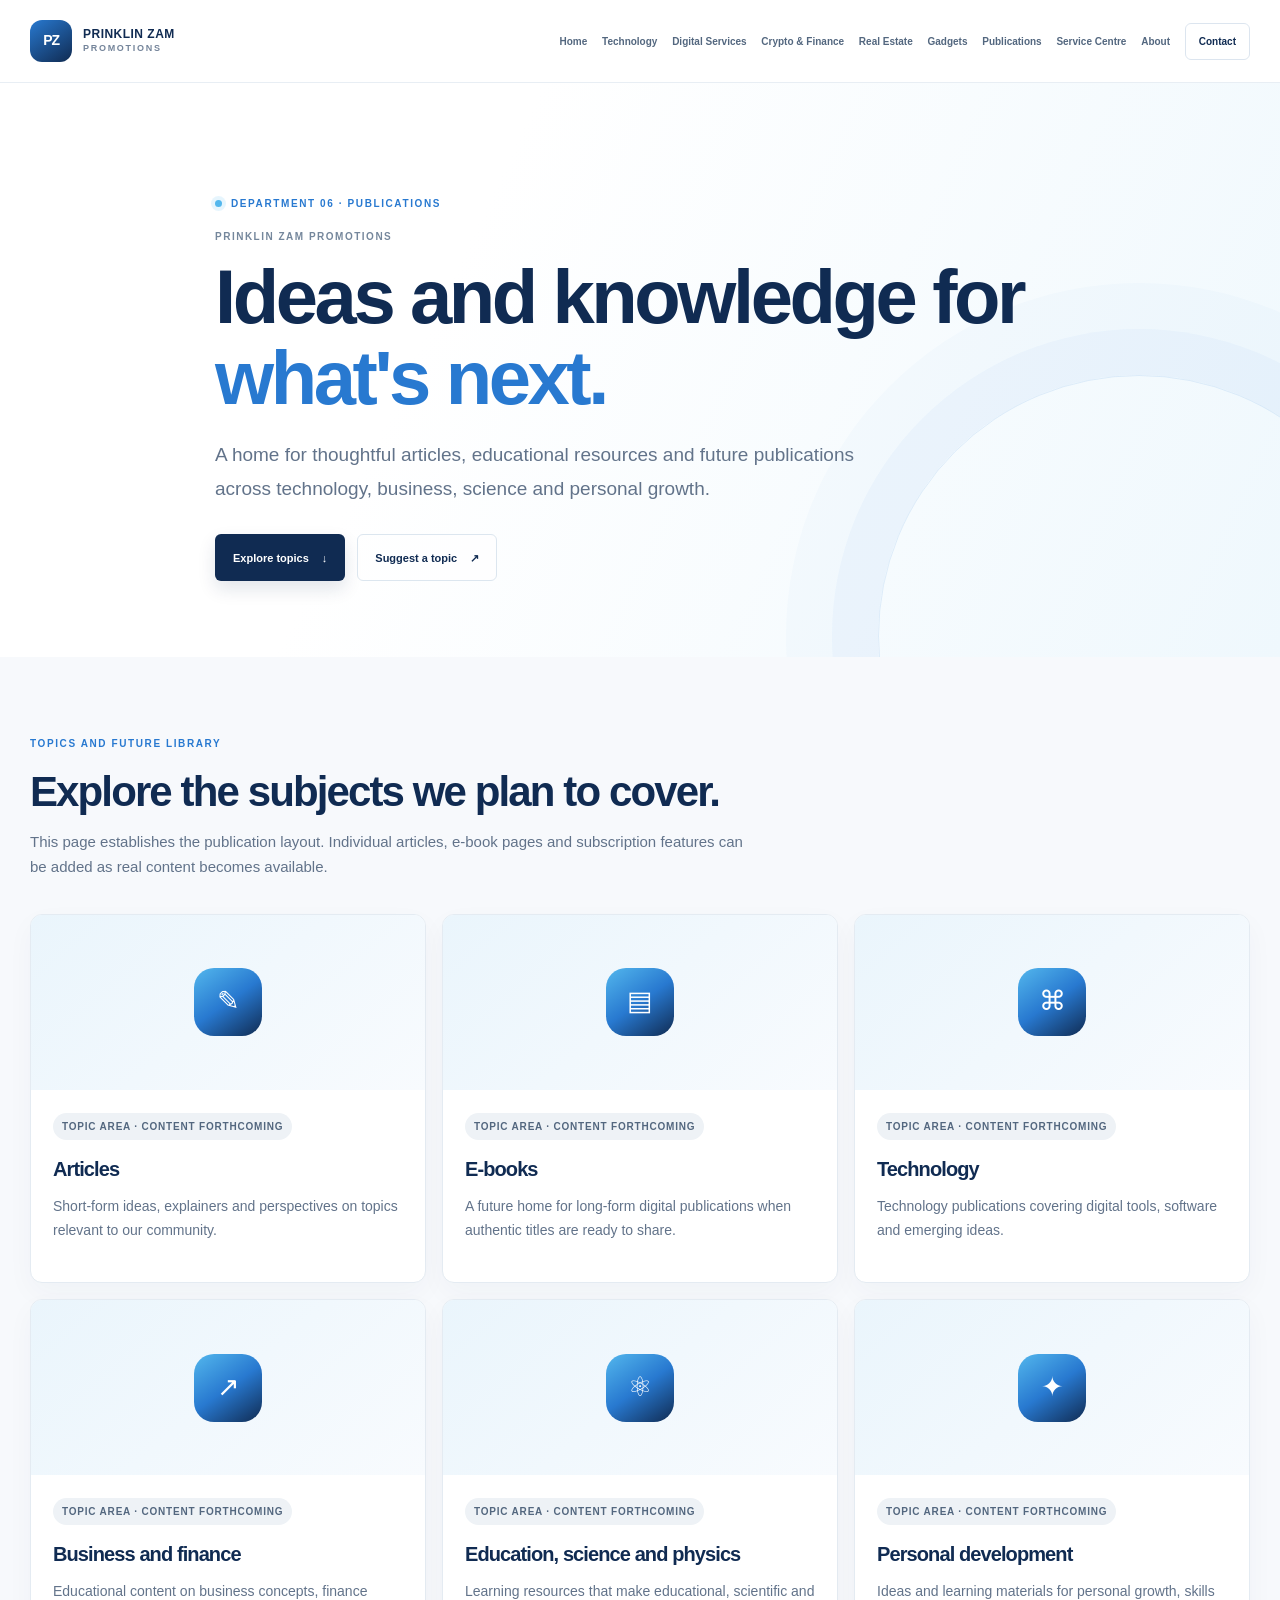
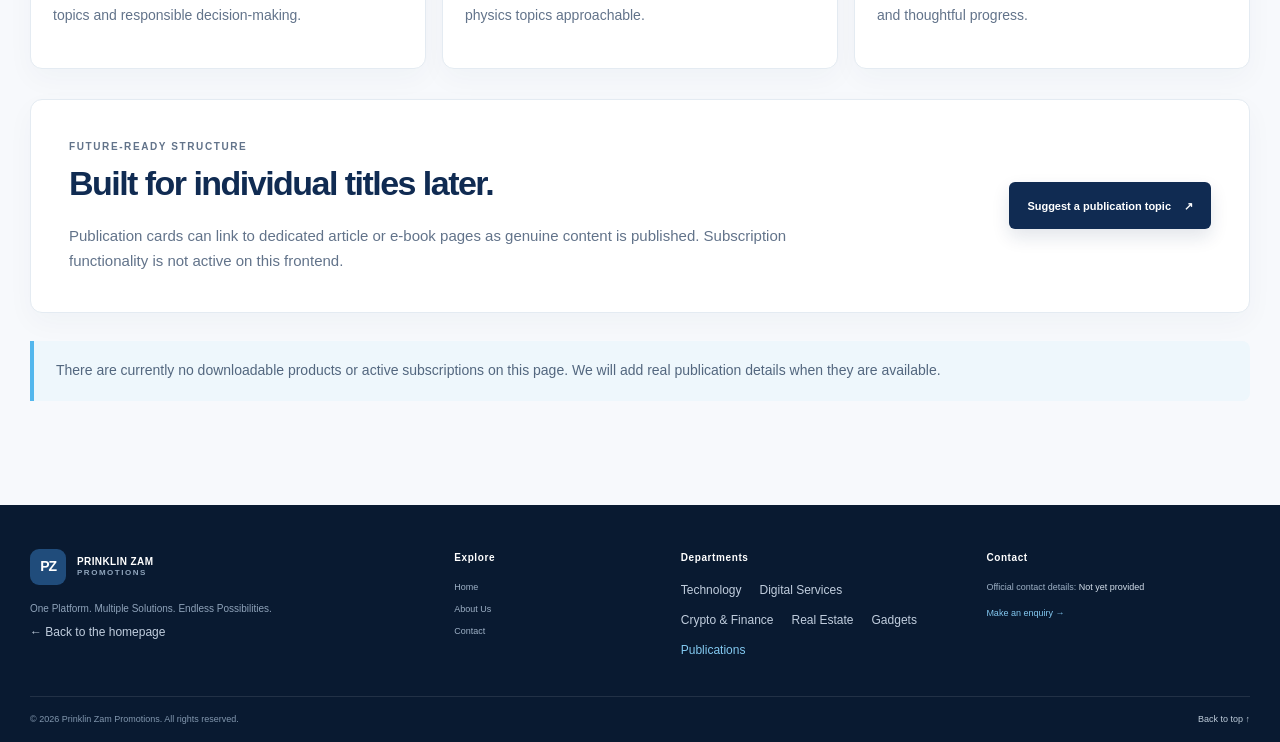
<file: publications.html>
<!doctype html>
<html lang="en">
<head>
  <meta charset="utf-8"><meta name="viewport" content="width=device-width, initial-scale=1"><meta name="theme-color" content="#102b52">
  <meta name="description" content="Explore articles, e-books, technology, business, finance, education, science, physics and personal development publications.">
  <title>Publications | Prinklin Zam Promotions</title><link rel="stylesheet" href="style.css"><link rel="stylesheet" href="department.css"><script src="script.js" defer></script>
</head>
<body>
  <a class="skip-link" href="#main">Skip to content</a>
  <header class="site-header"><div class="container header-inner"><a class="brand" href="index.html" aria-label="Prinklin Zam Promotions home"><span class="brand-mark" aria-hidden="true">PZ</span><span class="brand-name">PRINKLIN ZAM <span>PROMOTIONS</span></span></a><button class="menu-toggle" type="button" aria-expanded="false" aria-controls="primary-nav" aria-label="Open navigation menu"><span></span><span></span><span></span></button><nav class="primary-nav" id="primary-nav" aria-label="Main navigation"><a href="index.html">Home</a><a href="technology.html">Technology</a><a href="digital-services.html">Digital Services</a><a href="crypto-finance.html">Crypto &amp; Finance</a><a href="real-estate.html">Real Estate</a><a href="gadgets.html">Gadgets</a><a href="publications.html" aria-current="page">Publications</a><a class="nav-contact" href="index.html#contact">Contact</a></nav></div></header>
  <main id="main">
    <section class="department-hero"><div class="container department-hero-inner"><p class="eyebrow"><span class="eyebrow-dot" aria-hidden="true"></span> Department 06 · Publications</p><p class="hero-company">PRINKLIN ZAM PROMOTIONS</p><h1>Ideas and knowledge for <span>what's next.</span></h1><p class="department-lead">A home for thoughtful articles, educational resources and future publications across technology, business, science and personal growth.</p><div class="department-actions"><a class="button button-primary" href="#library">Explore topics <span aria-hidden="true">↓</span></a><a class="button button-secondary" href="index.html#contact">Suggest a topic <span aria-hidden="true">↗</span></a></div></div></section>
    <section class="department-content" id="library"><div class="container"><div class="department-section-heading"><p class="eyebrow">Topics and future library</p><h2>Explore the subjects we plan to cover.</h2><p>This page establishes the publication layout. Individual articles, e-book pages and subscription features can be added as real content becomes available.</p></div>
      <div class="publication-grid">
        <article class="publication-card"><div class="publication-visual" aria-hidden="true"><span>✎</span></div><div class="publication-body"><span class="sample-label">Topic area · content forthcoming</span><h3>Articles</h3><p>Short-form ideas, explainers and perspectives on topics relevant to our community.</p></div></article>
        <article class="publication-card"><div class="publication-visual" aria-hidden="true"><span>▤</span></div><div class="publication-body"><span class="sample-label">Topic area · content forthcoming</span><h3>E-books</h3><p>A future home for long-form digital publications when authentic titles are ready to share.</p></div></article>
        <article class="publication-card"><div class="publication-visual" aria-hidden="true"><span>⌘</span></div><div class="publication-body"><span class="sample-label">Topic area · content forthcoming</span><h3>Technology</h3><p>Technology publications covering digital tools, software and emerging ideas.</p></div></article>
        <article class="publication-card"><div class="publication-visual" aria-hidden="true"><span>↗</span></div><div class="publication-body"><span class="sample-label">Topic area · content forthcoming</span><h3>Business and finance</h3><p>Educational content on business concepts, finance topics and responsible decision-making.</p></div></article>
        <article class="publication-card"><div class="publication-visual" aria-hidden="true"><span>⚛</span></div><div class="publication-body"><span class="sample-label">Topic area · content forthcoming</span><h3>Education, science and physics</h3><p>Learning resources that make educational, scientific and physics topics approachable.</p></div></article>
        <article class="publication-card"><div class="publication-visual" aria-hidden="true"><span>✦</span></div><div class="publication-body"><span class="sample-label">Topic area · content forthcoming</span><h3>Personal development</h3><p>Ideas and learning materials for personal growth, skills and thoughtful progress.</p></div></article>
      </div>
      <section class="info-panel" aria-labelledby="publication-future-title"><div><p class="eyebrow">Future-ready structure</p><h2 id="publication-future-title">Built for individual titles later.</h2><p>Publication cards can link to dedicated article or e-book pages as genuine content is published. Subscription functionality is not active on this frontend.</p></div><a class="button button-primary" href="index.html#contact">Suggest a publication topic <span aria-hidden="true">↗</span></a></section>
      <p class="notice-box">There are currently no downloadable products or active subscriptions on this page. We will add real publication details when they are available.</p>
    </div></section>
  </main>
  <footer class="site-footer"><div class="container footer-grid"><div class="footer-about"><a class="brand footer-brand" href="index.html"><span class="brand-mark" aria-hidden="true">PZ</span><span class="brand-name">PRINKLIN ZAM <span>PROMOTIONS</span></span></a><p>One Platform. Multiple Solutions. Endless Possibilities.</p><a class="department-back" href="index.html">← Back to the homepage</a></div><div class="footer-column"><h2>Explore</h2><a href="index.html">Home</a><a href="index.html#about">About Us</a><a href="index.html#contact">Contact</a></div><div class="footer-column"><h2>Departments</h2><div class="department-footer-links"><a href="technology.html">Technology</a><a href="digital-services.html">Digital Services</a><a href="crypto-finance.html">Crypto &amp; Finance</a><a href="real-estate.html">Real Estate</a><a href="gadgets.html">Gadgets</a><a href="publications.html" aria-current="page">Publications</a></div></div><div class="footer-column footer-contact"><h2>Contact</h2><p>Official contact details: <span>Not yet provided</span></p><a href="index.html#contact">Make an enquiry →</a></div></div><div class="container footer-bottom"><span>© <span id="current-year">2026</span> Prinklin Zam Promotions. All rights reserved.</span><a href="#main">Back to top ↑</a></div></footer>
</body>
</html>
</file>
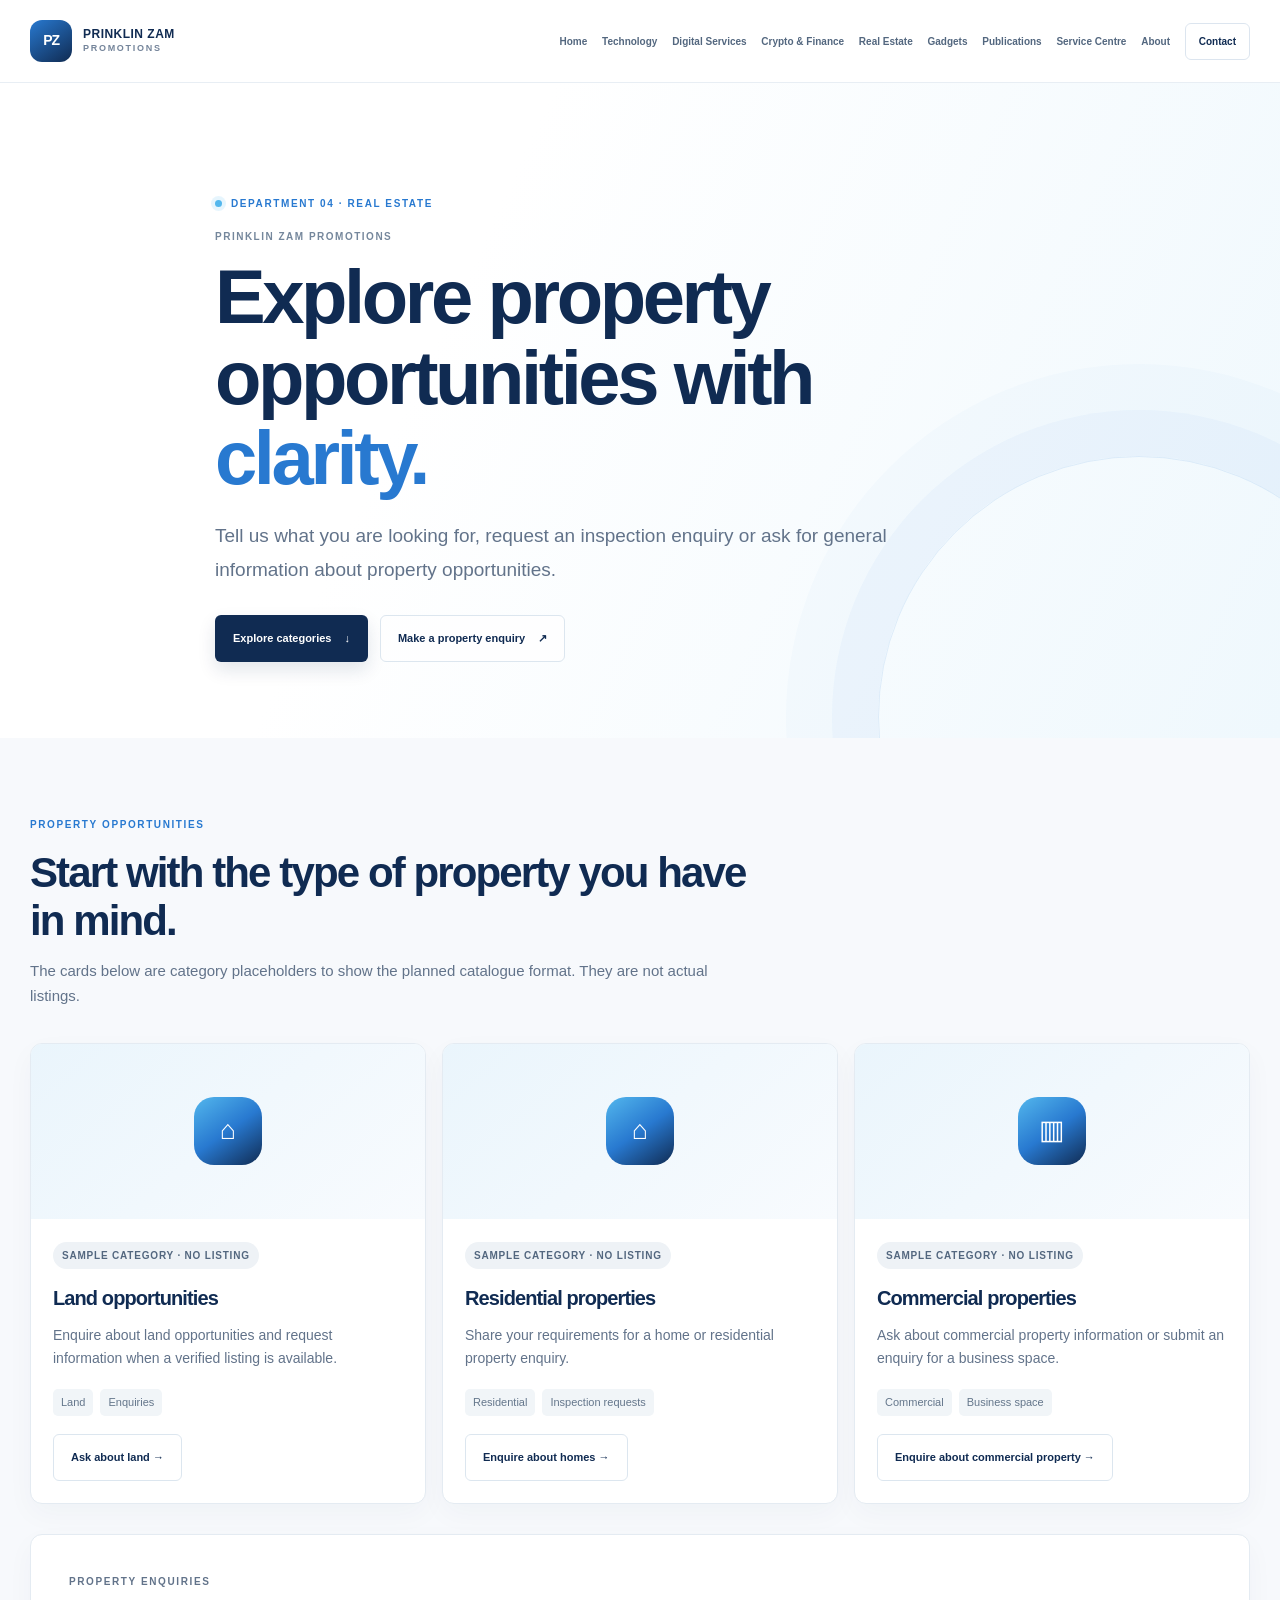
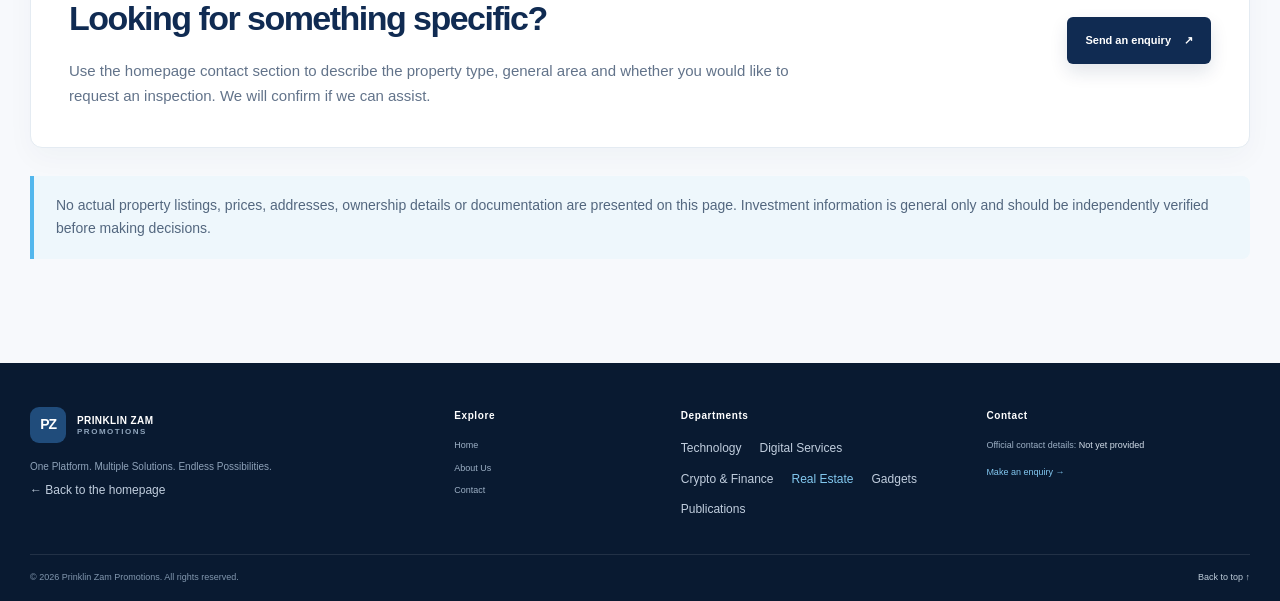
<file: real-estate.html>
<!doctype html>
<html lang="en">
<head>
  <meta charset="utf-8"><meta name="viewport" content="width=device-width, initial-scale=1"><meta name="theme-color" content="#102b52">
  <meta name="description" content="Explore real estate enquiry categories with Prinklin Zam Promotions. Listings shown are clearly marked placeholders, not available properties.">
  <title>Real Estate | Prinklin Zam Promotions</title><link rel="stylesheet" href="style.css"><link rel="stylesheet" href="department.css"><script src="script.js" defer></script>
</head>
<body>
  <a class="skip-link" href="#main">Skip to content</a>
  <header class="site-header"><div class="container header-inner"><a class="brand" href="index.html" aria-label="Prinklin Zam Promotions home"><span class="brand-mark" aria-hidden="true">PZ</span><span class="brand-name">PRINKLIN ZAM <span>PROMOTIONS</span></span></a><button class="menu-toggle" type="button" aria-expanded="false" aria-controls="primary-nav" aria-label="Open navigation menu"><span></span><span></span><span></span></button><nav class="primary-nav" id="primary-nav" aria-label="Main navigation"><a href="index.html">Home</a><a href="technology.html">Technology</a><a href="digital-services.html">Digital Services</a><a href="crypto-finance.html">Crypto &amp; Finance</a><a href="real-estate.html" aria-current="page">Real Estate</a><a href="gadgets.html">Gadgets</a><a href="publications.html">Publications</a><a class="nav-contact" href="index.html#contact">Contact</a></nav></div></header>
  <main id="main">
    <section class="department-hero"><div class="container department-hero-inner"><p class="eyebrow"><span class="eyebrow-dot" aria-hidden="true"></span> Department 04 · Real Estate</p><p class="hero-company">PRINKLIN ZAM PROMOTIONS</p><h1>Explore property opportunities with <span>clarity.</span></h1><p class="department-lead">Tell us what you are looking for, request an inspection enquiry or ask for general information about property opportunities.</p><div class="department-actions"><a class="button button-primary" href="#opportunities">Explore categories <span aria-hidden="true">↓</span></a><a class="button button-secondary" href="index.html#contact">Make a property enquiry <span aria-hidden="true">↗</span></a></div></div></section>
    <section class="department-content" id="opportunities"><div class="container"><div class="department-section-heading"><p class="eyebrow">Property opportunities</p><h2>Start with the type of property you have in mind.</h2><p>The cards below are category placeholders to show the planned catalogue format. They are not actual listings.</p></div>
      <div class="listing-grid">
        <article class="listing-card"><div class="listing-visual" aria-hidden="true"><span>⌂</span></div><div class="listing-body"><span class="sample-label">Sample category · no listing</span><h3>Land opportunities</h3><p>Enquire about land opportunities and request information when a verified listing is available.</p><ul class="card-tags"><li>Land</li><li>Enquiries</li></ul><a class="button button-secondary" href="index.html#contact">Ask about land →</a></div></article>
        <article class="listing-card"><div class="listing-visual" aria-hidden="true"><span>⌂</span></div><div class="listing-body"><span class="sample-label">Sample category · no listing</span><h3>Residential properties</h3><p>Share your requirements for a home or residential property enquiry.</p><ul class="card-tags"><li>Residential</li><li>Inspection requests</li></ul><a class="button button-secondary" href="index.html#contact">Enquire about homes →</a></div></article>
        <article class="listing-card"><div class="listing-visual" aria-hidden="true"><span>▥</span></div><div class="listing-body"><span class="sample-label">Sample category · no listing</span><h3>Commercial properties</h3><p>Ask about commercial property information or submit an enquiry for a business space.</p><ul class="card-tags"><li>Commercial</li><li>Business space</li></ul><a class="button button-secondary" href="index.html#contact">Enquire about commercial property →</a></div></article>
      </div>
      <section class="info-panel" aria-labelledby="property-info-title"><div><p class="eyebrow">Property enquiries</p><h2 id="property-info-title">Looking for something specific?</h2><p>Use the homepage contact section to describe the property type, general area and whether you would like to request an inspection. We will confirm if we can assist.</p></div><a class="button button-primary" href="index.html#contact">Send an enquiry <span aria-hidden="true">↗</span></a></section>
      <p class="notice-box">No actual property listings, prices, addresses, ownership details or documentation are presented on this page. Investment information is general only and should be independently verified before making decisions.</p>
    </div></section>
  </main>
  <footer class="site-footer"><div class="container footer-grid"><div class="footer-about"><a class="brand footer-brand" href="index.html"><span class="brand-mark" aria-hidden="true">PZ</span><span class="brand-name">PRINKLIN ZAM <span>PROMOTIONS</span></span></a><p>One Platform. Multiple Solutions. Endless Possibilities.</p><a class="department-back" href="index.html">← Back to the homepage</a></div><div class="footer-column"><h2>Explore</h2><a href="index.html">Home</a><a href="index.html#about">About Us</a><a href="index.html#contact">Contact</a></div><div class="footer-column"><h2>Departments</h2><div class="department-footer-links"><a href="technology.html">Technology</a><a href="digital-services.html">Digital Services</a><a href="crypto-finance.html">Crypto &amp; Finance</a><a href="real-estate.html" aria-current="page">Real Estate</a><a href="gadgets.html">Gadgets</a><a href="publications.html">Publications</a></div></div><div class="footer-column footer-contact"><h2>Contact</h2><p>Official contact details: <span>Not yet provided</span></p><a href="index.html#contact">Make an enquiry →</a></div></div><div class="container footer-bottom"><span>© <span id="current-year">2026</span> Prinklin Zam Promotions. All rights reserved.</span><a href="#main">Back to top ↑</a></div></footer>
</body>
</html>
</file>
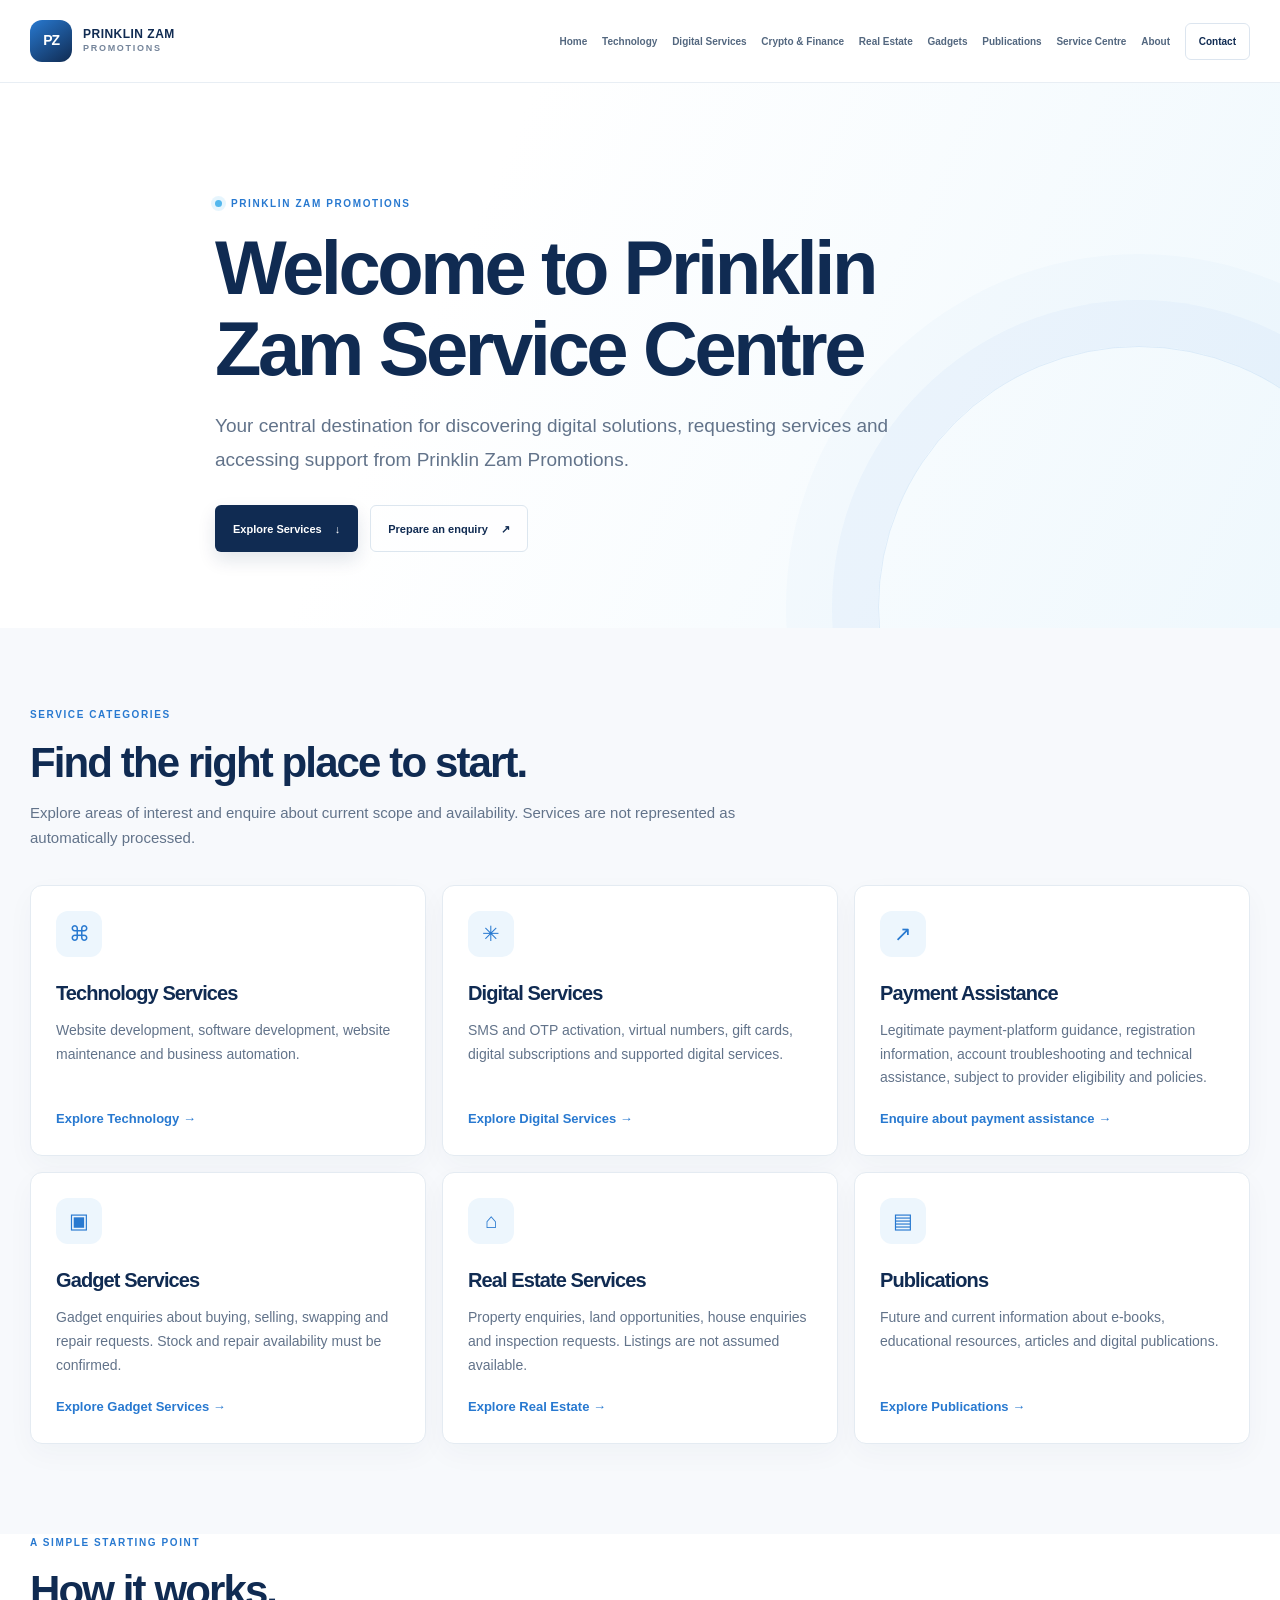
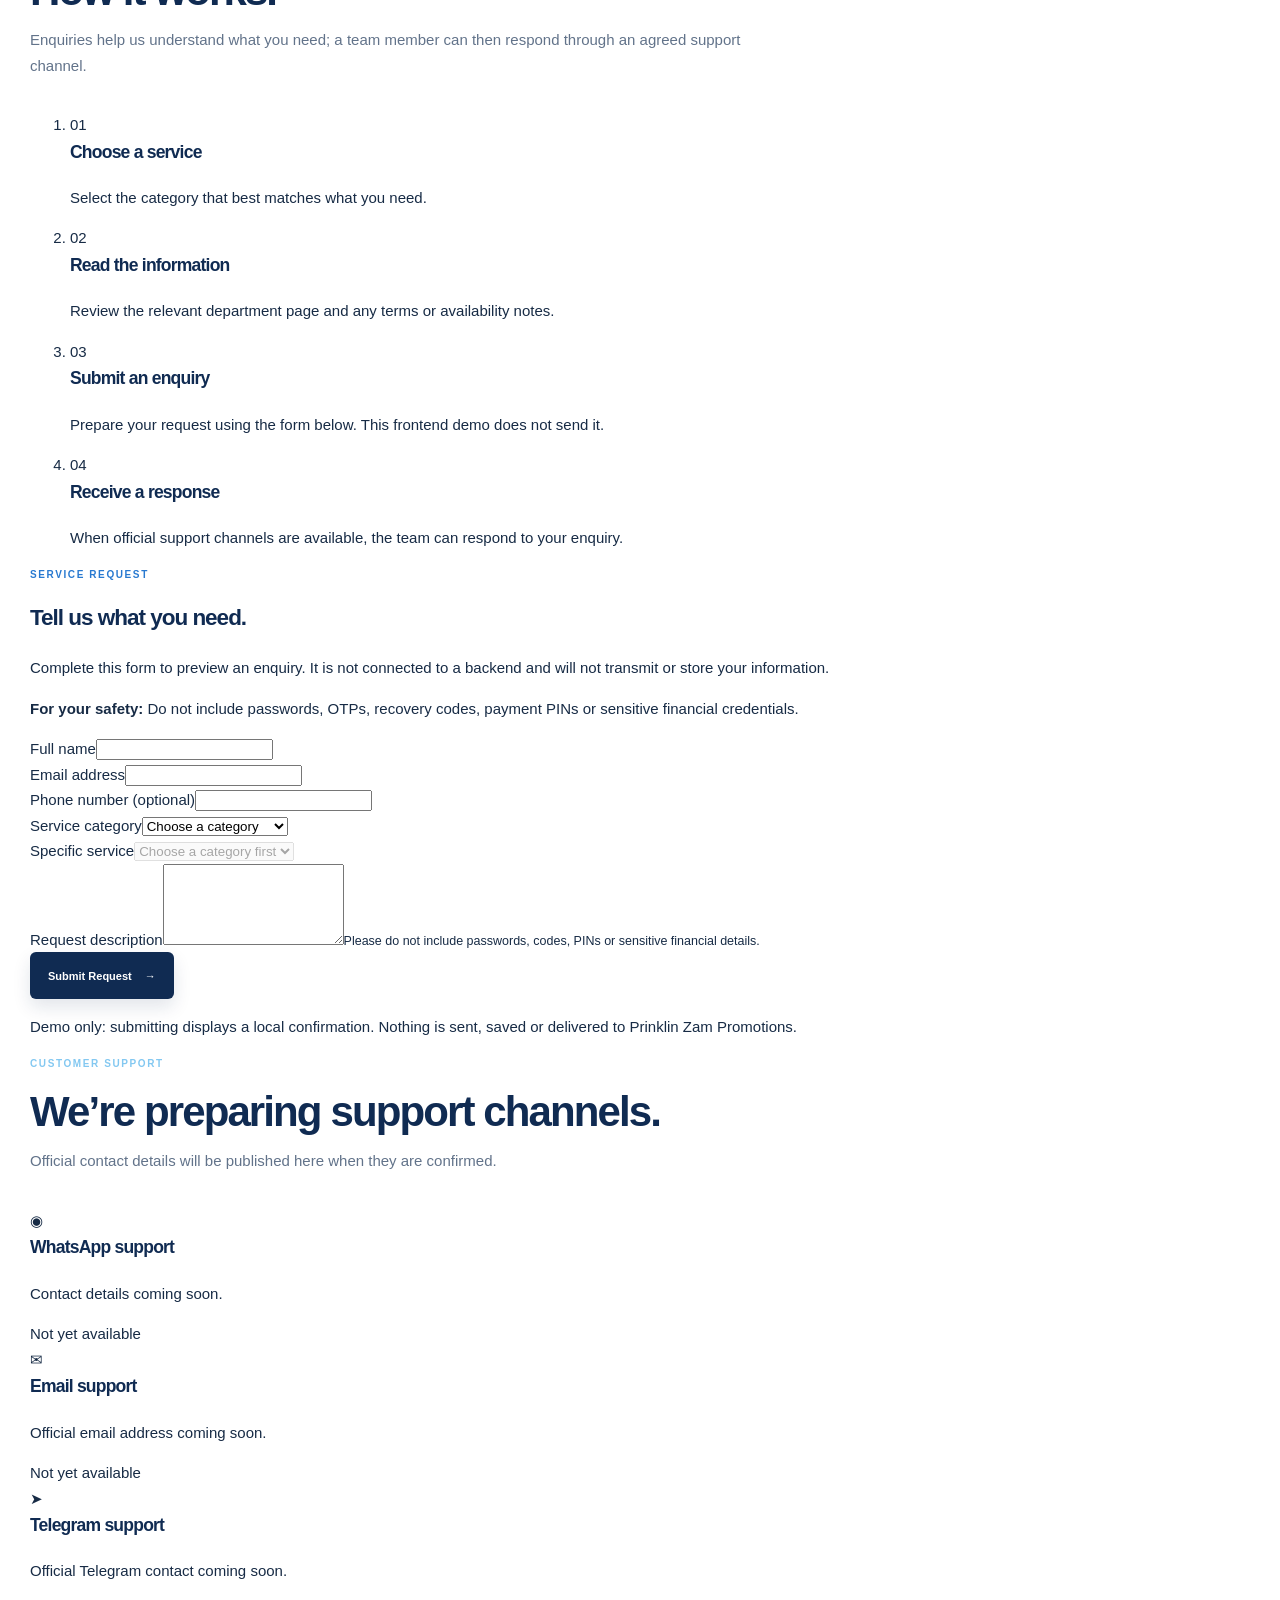
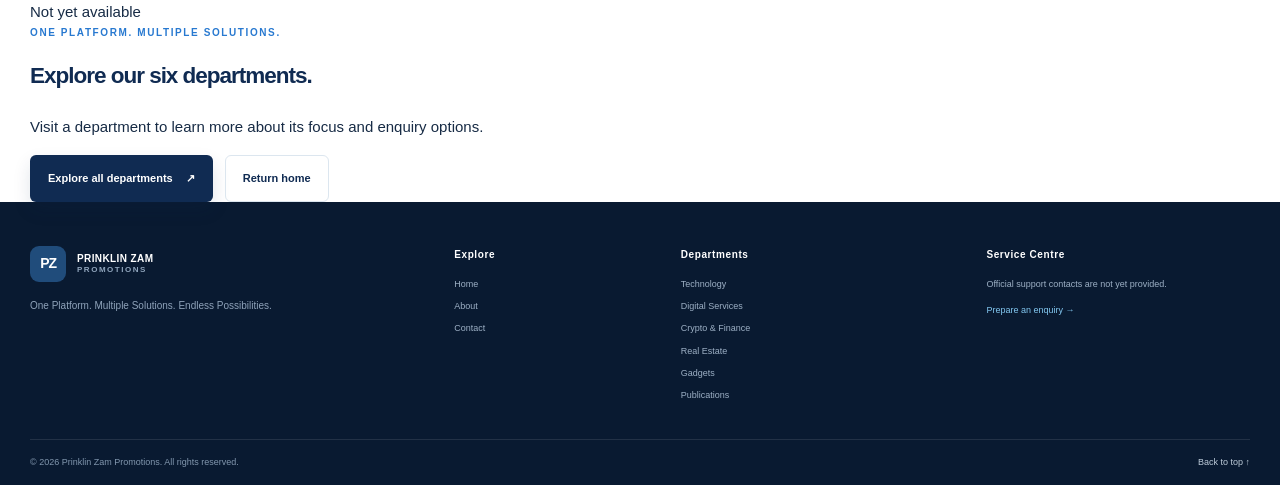
<file: service-centre.html>
<!doctype html>
<html lang="en">
<head>
  <meta charset="utf-8">
  <meta name="viewport" content="width=device-width, initial-scale=1">
  <meta name="theme-color" content="#102b52">
  <meta name="description" content="Explore services and prepare an enquiry with Prinklin Zam Service Centre.">
  <title>Service Centre | Prinklin Zam Promotions</title>
  <link rel="stylesheet" href="style.css">
  <link rel="stylesheet" href="department.css">
  <link rel="stylesheet" href="service-centre.css">
  <script src="script.js" defer></script>
  <script src="service-centre.js" defer></script>
</head>
<body class="service-centre-page">
  <a class="skip-link" href="#main">Skip to content</a>
  <header class="site-header">
    <div class="container header-inner">
      <a class="brand" href="index.html" aria-label="Prinklin Zam Promotions home"><span class="brand-mark" aria-hidden="true">PZ</span><span class="brand-name">PRINKLIN ZAM <span>PROMOTIONS</span></span></a>
      <button class="menu-toggle" type="button" aria-expanded="false" aria-controls="primary-nav" aria-label="Open navigation menu"><span></span><span></span><span></span></button>
      <nav class="primary-nav" id="primary-nav" aria-label="Main navigation">
        <a href="index.html">Home</a>
        <a href="technology.html">Technology</a>
        <a href="digital-services.html">Digital Services</a>
        <a href="crypto-finance.html">Crypto &amp; Finance</a>
        <a href="real-estate.html">Real Estate</a>
        <a href="gadgets.html">Gadgets</a>
        <a href="publications.html">Publications</a>
        <a href="service-centre.html" aria-current="page">Service Centre</a>
        <a href="index.html#about">About</a>
        <a class="nav-contact" href="#support">Contact</a>
      </nav>
    </div>
  </header>

  <main id="main">
    <section class="department-hero service-hero" aria-labelledby="service-title">
      <div class="container department-hero-inner">
        <p class="eyebrow"><span class="eyebrow-dot" aria-hidden="true"></span> Prinklin Zam Promotions</p>
        <h1 id="service-title">Welcome to Prinklin Zam Service Centre</h1>
        <p class="department-lead">Your central destination for discovering digital solutions, requesting services and accessing support from Prinklin Zam Promotions.</p>
        <div class="department-actions"><a class="button button-primary" href="#service-categories">Explore Services <span aria-hidden="true">↓</span></a><a class="button button-secondary" href="#request-form">Prepare an enquiry <span aria-hidden="true">↗</span></a></div>
      </div>
    </section>

    <section class="department-content service-section" id="service-categories" aria-labelledby="categories-title">
      <div class="container">
        <div class="department-section-heading"><p class="eyebrow">Service categories</p><h2 id="categories-title">Find the right place to start.</h2><p>Explore areas of interest and enquire about current scope and availability. Services are not represented as automatically processed.</p></div>
        <div class="service-grid service-category-grid">
          <article class="service-card"><span class="service-icon" aria-hidden="true">⌘</span><h3>Technology Services</h3><p>Website development, software development, website maintenance and business automation.</p><a class="card-link" href="technology.html">Explore Technology →</a></article>
          <article class="service-card"><span class="service-icon" aria-hidden="true">✳</span><h3>Digital Services</h3><p>SMS and OTP activation, virtual numbers, gift cards, digital subscriptions and supported digital services.</p><a class="card-link" href="digital-services.html">Explore Digital Services →</a></article>
          <article class="service-card"><span class="service-icon" aria-hidden="true">↗</span><h3>Payment Assistance</h3><p>Legitimate payment-platform guidance, registration information, account troubleshooting and technical assistance, subject to provider eligibility and policies.</p><a class="card-link" href="#request-form" data-service="Payment Assistance">Enquire about payment assistance →</a></article>
          <article class="service-card"><span class="service-icon" aria-hidden="true">▣</span><h3>Gadget Services</h3><p>Gadget enquiries about buying, selling, swapping and repair requests. Stock and repair availability must be confirmed.</p><a class="card-link" href="gadgets.html">Explore Gadget Services →</a></article>
          <article class="service-card"><span class="service-icon" aria-hidden="true">⌂</span><h3>Real Estate Services</h3><p>Property enquiries, land opportunities, house enquiries and inspection requests. Listings are not assumed available.</p><a class="card-link" href="real-estate.html">Explore Real Estate →</a></article>
          <article class="service-card"><span class="service-icon" aria-hidden="true">▤</span><h3>Publications</h3><p>Future and current information about e-books, educational resources, articles and digital publications.</p><a class="card-link" href="publications.html">Explore Publications →</a></article>
        </div>
      </div>
    </section>

    <section class="service-how" aria-labelledby="how-title">
      <div class="container">
        <div class="department-section-heading"><p class="eyebrow">A simple starting point</p><h2 id="how-title">How it works.</h2><p>Enquiries help us understand what you need; a team member can then respond through an agreed support channel.</p></div>
        <ol class="steps-grid">
          <li><span class="step-number">01</span><h3>Choose a service</h3><p>Select the category that best matches what you need.</p></li>
          <li><span class="step-number">02</span><h3>Read the information</h3><p>Review the relevant department page and any terms or availability notes.</p></li>
          <li><span class="step-number">03</span><h3>Submit an enquiry</h3><p>Prepare your request using the form below. This frontend demo does not send it.</p></li>
          <li><span class="step-number">04</span><h3>Receive a response</h3><p>When official support channels are available, the team can respond to your enquiry.</p></li>
        </ol>
      </div>
    </section>

    <section class="service-section request-section" id="request-form" aria-labelledby="request-title">
      <div class="container request-layout">
        <div class="request-intro"><p class="eyebrow">Service request</p><h2 id="request-title">Tell us what you need.</h2><p>Complete this form to preview an enquiry. It is not connected to a backend and will not transmit or store your information.</p><p class="privacy-reminder"><strong>For your safety:</strong> Do not include passwords, OTPs, recovery codes, payment PINs or sensitive financial credentials.</p></div>
        <form class="request-form" id="service-request" novalidate>
          <div class="form-field"><label for="full-name">Full name</label><input id="full-name" name="fullName" type="text" autocomplete="name" required></div>
          <div class="form-row">
            <div class="form-field"><label for="email">Email address</label><input id="email" name="email" type="email" autocomplete="email" required></div>
            <div class="form-field"><label for="phone">Phone number <span>(optional)</span></label><input id="phone" name="phone" type="tel" autocomplete="tel"></div>
          </div>
          <div class="form-row">
            <div class="form-field"><label for="category">Service category</label><select id="category" name="category" required><option value="">Choose a category</option><option>Technology Services</option><option>Digital Services</option><option>Payment Assistance</option><option>Gadget Services</option><option>Real Estate Services</option><option>Publications</option></select></div>
            <div class="form-field"><label for="specific-service">Specific service</label><select id="specific-service" name="specificService" required disabled><option value="">Choose a category first</option></select></div>
          </div>
          <div class="form-field"><label for="description">Request description</label><textarea id="description" name="description" rows="5" maxlength="1500" required aria-describedby="description-help"></textarea><small id="description-help">Please do not include passwords, codes, PINs or sensitive financial details.</small></div>
          <button class="button button-primary form-submit" type="submit">Submit Request <span aria-hidden="true">→</span></button>
          <p class="form-status" id="form-status" role="status" aria-live="polite"></p>
          <p class="form-disclaimer">Demo only: submitting displays a local confirmation. Nothing is sent, saved or delivered to Prinklin Zam Promotions.</p>
        </form>
      </div>
    </section>

    <section class="service-support" id="support" aria-labelledby="support-title">
      <div class="container">
        <div class="department-section-heading"><p class="eyebrow eyebrow-light">Customer support</p><h2 id="support-title">We’re preparing support channels.</h2><p>Official contact details will be published here when they are confirmed.</p></div>
        <div class="support-grid">
          <article><span aria-hidden="true">◉</span><h3>WhatsApp support</h3><p>Contact details coming soon.</p><span class="support-state">Not yet available</span></article>
          <article><span aria-hidden="true">✉</span><h3>Email support</h3><p>Official email address coming soon.</p><span class="support-state">Not yet available</span></article>
          <article><span aria-hidden="true">➤</span><h3>Telegram support</h3><p>Official Telegram contact coming soon.</p><span class="support-state">Not yet available</span></article>
        </div>
      </div>
    </section>

    <section class="service-departments" aria-labelledby="departments-title">
      <div class="container service-departments-inner"><div><p class="eyebrow">One platform. Multiple solutions.</p><h2 id="departments-title">Explore our six departments.</h2><p>Visit a department to learn more about its focus and enquiry options.</p></div><div class="department-actions"><a class="button button-primary" href="index.html#departments">Explore all departments <span aria-hidden="true">↗</span></a><a class="button button-secondary" href="index.html">Return home</a></div></div>
    </section>
  </main>

  <footer class="site-footer">
    <div class="container footer-grid">
      <div class="footer-about"><a class="brand footer-brand" href="index.html" aria-label="Prinklin Zam Promotions home"><span class="brand-mark" aria-hidden="true">PZ</span><span class="brand-name">PRINKLIN ZAM <span>PROMOTIONS</span></span></a><p>One Platform. Multiple Solutions. Endless Possibilities.</p></div>
      <div class="footer-column"><h2>Explore</h2><a href="index.html">Home</a><a href="index.html#about">About</a><a href="#support">Contact</a></div>
      <div class="footer-column"><h2>Departments</h2><a href="technology.html">Technology</a><a href="digital-services.html">Digital Services</a><a href="crypto-finance.html">Crypto &amp; Finance</a><a href="real-estate.html">Real Estate</a><a href="gadgets.html">Gadgets</a><a href="publications.html">Publications</a></div>
      <div class="footer-column footer-contact"><h2>Service Centre</h2><p>Official support contacts are not yet provided.</p><a href="#request-form">Prepare an enquiry →</a></div>
    </div>
    <div class="container footer-bottom"><span>© <span id="current-year">2026</span> Prinklin Zam Promotions. All rights reserved.</span><a href="#main">Back to top ↑</a></div>
  </footer>
</body>
</html>
</file>
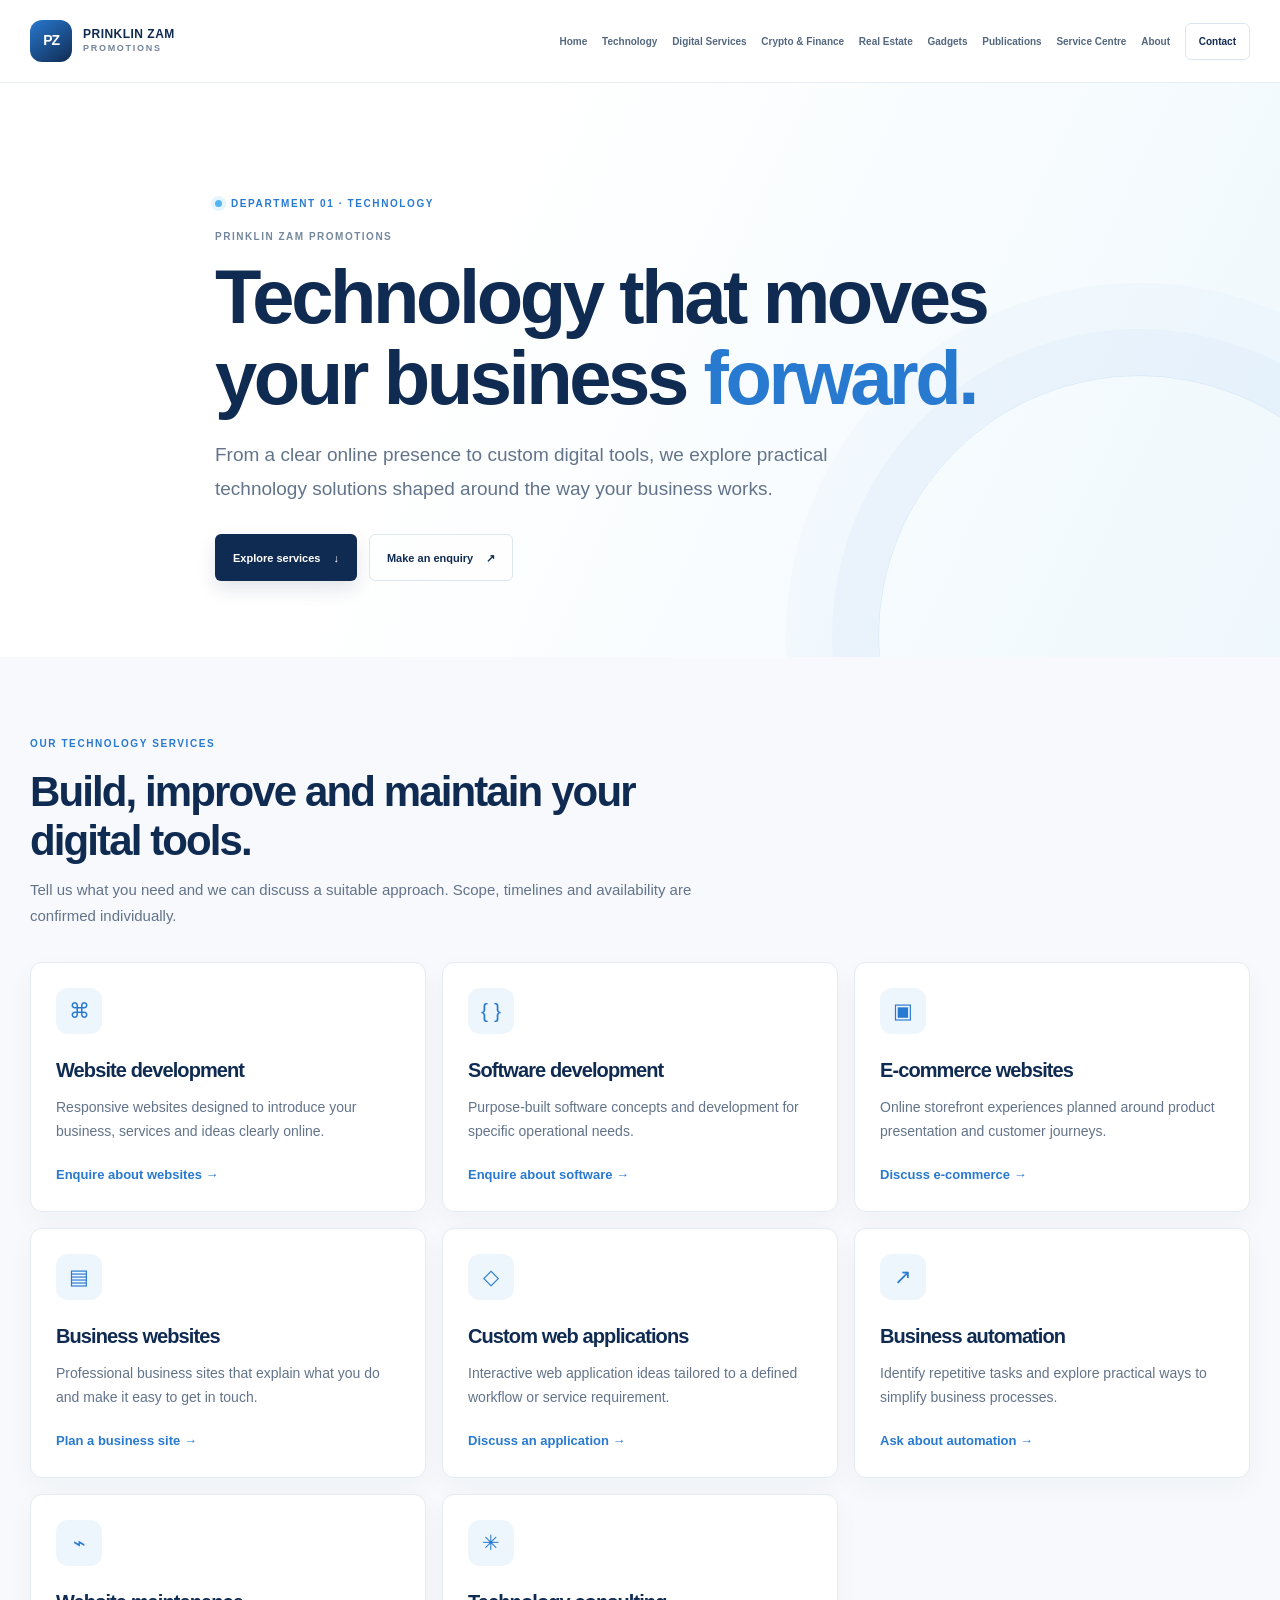
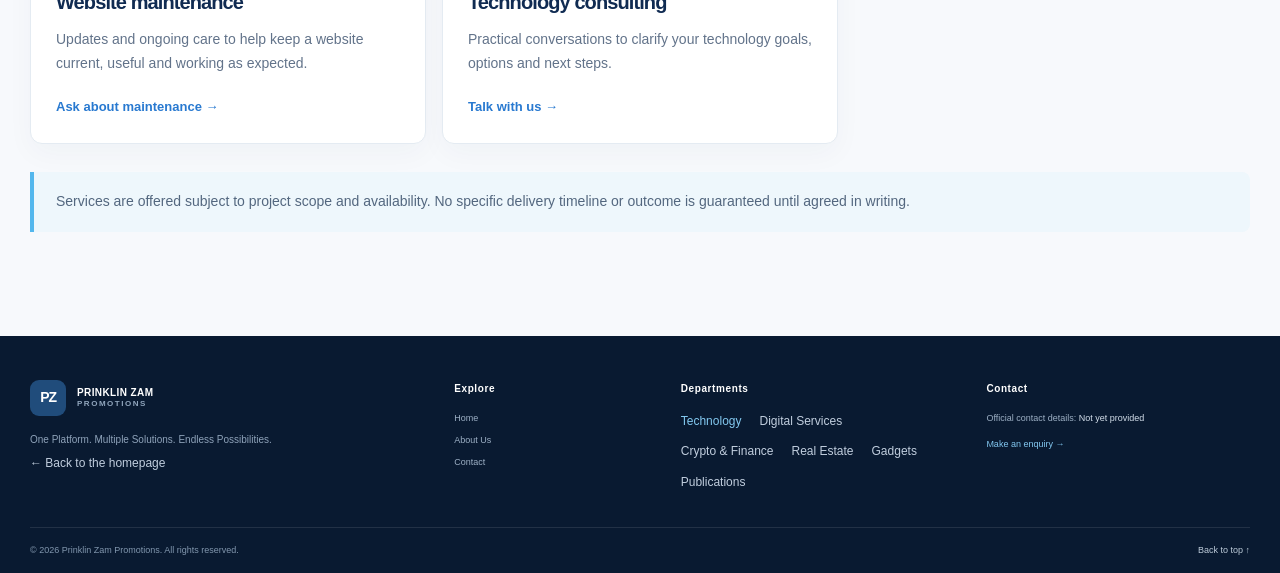
<file: technology.html>
<!doctype html>
<html lang="en">
<head>
  <meta charset="utf-8">
  <meta name="viewport" content="width=device-width, initial-scale=1">
  <meta name="theme-color" content="#102b52">
  <meta name="description" content="Technology services from Prinklin Zam Promotions: websites, software, automation, maintenance and consulting.">
  <title>Technology | Prinklin Zam Promotions</title>
  <link rel="stylesheet" href="style.css">
  <link rel="stylesheet" href="department.css">
  <script src="script.js" defer></script>
</head>
<body>
  <a class="skip-link" href="#main">Skip to content</a>
  <header class="site-header"><div class="container header-inner">
    <a class="brand" href="index.html" aria-label="Prinklin Zam Promotions home"><span class="brand-mark" aria-hidden="true">PZ</span><span class="brand-name">PRINKLIN ZAM <span>PROMOTIONS</span></span></a>
    <button class="menu-toggle" type="button" aria-expanded="false" aria-controls="primary-nav" aria-label="Open navigation menu"><span></span><span></span><span></span></button>
    <nav class="primary-nav" id="primary-nav" aria-label="Main navigation">
      <a href="index.html">Home</a><a href="technology.html" aria-current="page">Technology</a><a href="digital-services.html">Digital Services</a><a href="crypto-finance.html">Crypto &amp; Finance</a><a href="real-estate.html">Real Estate</a><a href="gadgets.html">Gadgets</a><a href="publications.html">Publications</a><a class="nav-contact" href="index.html#contact">Contact</a>
    </nav>
  </div></header>
  <main id="main">
    <section class="department-hero"><div class="container department-hero-inner">
      <p class="eyebrow"><span class="eyebrow-dot" aria-hidden="true"></span> Department 01 · Technology</p>
      <p class="hero-company">PRINKLIN ZAM PROMOTIONS</p>
      <h1>Technology that moves your business <span>forward.</span></h1>
      <p class="department-lead">From a clear online presence to custom digital tools, we explore practical technology solutions shaped around the way your business works.</p>
      <div class="department-actions"><a class="button button-primary" href="#services">Explore services <span aria-hidden="true">↓</span></a><a class="button button-secondary" href="index.html#contact">Make an enquiry <span aria-hidden="true">↗</span></a></div>
    </div></section>
    <section class="department-content" id="services"><div class="container">
      <div class="department-section-heading"><p class="eyebrow">Our technology services</p><h2>Build, improve and maintain your digital tools.</h2><p>Tell us what you need and we can discuss a suitable approach. Scope, timelines and availability are confirmed individually.</p></div>
      <div class="service-grid">
        <article class="service-card"><span class="service-icon" aria-hidden="true">⌘</span><h3>Website development</h3><p>Responsive websites designed to introduce your business, services and ideas clearly online.</p><a class="card-link" href="index.html#contact">Enquire about websites →</a></article>
        <article class="service-card"><span class="service-icon" aria-hidden="true">{ }</span><h3>Software development</h3><p>Purpose-built software concepts and development for specific operational needs.</p><a class="card-link" href="index.html#contact">Enquire about software →</a></article>
        <article class="service-card"><span class="service-icon" aria-hidden="true">▣</span><h3>E-commerce websites</h3><p>Online storefront experiences planned around product presentation and customer journeys.</p><a class="card-link" href="index.html#contact">Discuss e-commerce →</a></article>
        <article class="service-card"><span class="service-icon" aria-hidden="true">▤</span><h3>Business websites</h3><p>Professional business sites that explain what you do and make it easy to get in touch.</p><a class="card-link" href="index.html#contact">Plan a business site →</a></article>
        <article class="service-card"><span class="service-icon" aria-hidden="true">◇</span><h3>Custom web applications</h3><p>Interactive web application ideas tailored to a defined workflow or service requirement.</p><a class="card-link" href="index.html#contact">Discuss an application →</a></article>
        <article class="service-card"><span class="service-icon" aria-hidden="true">↗</span><h3>Business automation</h3><p>Identify repetitive tasks and explore practical ways to simplify business processes.</p><a class="card-link" href="index.html#contact">Ask about automation →</a></article>
        <article class="service-card"><span class="service-icon" aria-hidden="true">⌁</span><h3>Website maintenance</h3><p>Updates and ongoing care to help keep a website current, useful and working as expected.</p><a class="card-link" href="index.html#contact">Ask about maintenance →</a></article>
        <article class="service-card"><span class="service-icon" aria-hidden="true">✳</span><h3>Technology consulting</h3><p>Practical conversations to clarify your technology goals, options and next steps.</p><a class="card-link" href="index.html#contact">Talk with us →</a></article>
      </div>
      <p class="notice-box">Services are offered subject to project scope and availability. No specific delivery timeline or outcome is guaranteed until agreed in writing.</p>
    </div></section>
  </main>
  <footer class="site-footer"><div class="container footer-grid">
    <div class="footer-about"><a class="brand footer-brand" href="index.html"><span class="brand-mark" aria-hidden="true">PZ</span><span class="brand-name">PRINKLIN ZAM <span>PROMOTIONS</span></span></a><p>One Platform. Multiple Solutions. Endless Possibilities.</p><a class="department-back" href="index.html">← Back to the homepage</a></div>
    <div class="footer-column"><h2>Explore</h2><a href="index.html">Home</a><a href="index.html#about">About Us</a><a href="index.html#contact">Contact</a></div>
    <div class="footer-column"><h2>Departments</h2><div class="department-footer-links"><a href="technology.html" aria-current="page">Technology</a><a href="digital-services.html">Digital Services</a><a href="crypto-finance.html">Crypto &amp; Finance</a><a href="real-estate.html">Real Estate</a><a href="gadgets.html">Gadgets</a><a href="publications.html">Publications</a></div></div>
    <div class="footer-column footer-contact"><h2>Contact</h2><p>Official contact details: <span>Not yet provided</span></p><a href="index.html#contact">Make an enquiry →</a></div>
  </div><div class="container footer-bottom"><span>© <span id="current-year">2026</span> Prinklin Zam Promotions. All rights reserved.</span><a href="#main">Back to top ↑</a></div></footer>
</body>
</html>
</file>
<file: style.css>
:root {
  color-scheme: light;
  --navy: #102b52;
  --navy-deep: #091b34;
  --blue: #2879d0;
  --sky: #53b7ed;
  --ink: #172b45;
  --muted: #62738a;
  --line: #e4ebf2;
  --pale: #f4f8fc;
  --white: #fff;
  --font-body: "Avenir Next", Avenir, "Segoe UI", sans-serif;
  --font-display: "Avenir Next", Avenir, "Segoe UI", sans-serif;
}

* { box-sizing: border-box; }
html { scroll-behavior: smooth; scroll-padding-top: 92px; }
body { margin: 0; color: var(--ink); background: var(--white); font-family: var(--font-body); font-size: 15px; line-height: 1.7; -webkit-font-smoothing: antialiased; }
a { color: inherit; text-decoration: none; }
button { font: inherit; }
.container { width: min(1220px, calc(100% - 56px)); margin-inline: auto; }
.skip-link { position: absolute; z-index: 20; top: 8px; left: 8px; padding: 10px 16px; transform: translateY(-150%); color: var(--white); background: var(--navy); border-radius: 6px; }
.skip-link:focus { transform: translateY(0); }
.site-header { position: sticky; z-index: 10; top: 0; background: rgba(255,255,255,.96); border-bottom: 1px solid rgba(228,235,242,.85); backdrop-filter: blur(14px); }
.header-inner { min-height: 82px; display: flex; align-items: center; justify-content: space-between; gap: 24px; }
.brand { display: inline-flex; align-items: center; gap: 11px; flex-shrink: 0; }
.brand-mark { display: grid; width: 42px; height: 42px; place-items: center; color: white; background: linear-gradient(145deg,var(--blue),var(--navy)); border-radius: 12px; font-size: 14px; font-weight: 800; letter-spacing: -.08em; }
.brand-name { display: grid; color: var(--navy); font-size: 12px; font-weight: 800; line-height: 1.3; letter-spacing: .04em; }
.brand-name span { color: #74849a; font-size: 9px; font-weight: 700; letter-spacing: .19em; }
.primary-nav { display: flex; align-items: center; justify-content: flex-end; gap: clamp(9px,1.15vw,17px); color: #53677f; font-size: 10px; font-weight: 650; white-space: nowrap; }
.primary-nav a { transition: color .18s ease; }
.primary-nav a:hover,.primary-nav a:focus-visible { color: var(--blue); }
.primary-nav .nav-contact { padding: 9px 13px; color: var(--navy); border: 1px solid #dce5ef; border-radius: 6px; }
.menu-toggle { display: none; }
.hero { position: relative; overflow: hidden; min-height: 630px; padding: 77px 0 25px; background: linear-gradient(112deg,#fff 46%,#f1f8fd 100%); }
.hero-glow { position: absolute; top: -150px; right: 3%; width: 570px; height: 570px; background: radial-gradient(circle,rgba(83,183,237,.15),transparent 68%); pointer-events: none; }
.hero-grid { position: relative; display: grid; min-height: 470px; grid-template-columns: 1.05fr .95fr; align-items: center; gap: 24px; }
.hero-copy { padding: 8px 0 28px; }
.eyebrow { display: flex; align-items: center; gap: 9px; margin: 0 0 16px; color: var(--blue); font-size: 10px; font-weight: 750; letter-spacing: .16em; text-transform: uppercase; }
.eyebrow-dot { width: 7px; height: 7px; background: var(--sky); border-radius: 50%; box-shadow: 0 0 0 4px rgba(83,183,237,.14); }
.hero-company { margin: 0 0 12px; color: #75879c; font-size: 10px; font-weight: 750; letter-spacing: .15em; }
h1,h2,h3,p { margin-top: 0; }
h1,h2,h3 { color: var(--navy); font-family: var(--font-display); letter-spacing: -.045em; }
.hero h1 { max-width: 680px; margin-bottom: 20px; font-size: clamp(44px,5.5vw,71px); font-weight: 780; line-height: 1.1; }
.hero h1 span,.section-heading h2 span,.about-copy h2 span { color: var(--blue); }
.hero-intro { max-width: 540px; margin-bottom: 25px; color: var(--muted); font-size: 15px; line-height: 1.85; }
.hero-actions { display: flex; align-items: center; flex-wrap: wrap; gap: 12px; }
.button { display: inline-flex; min-height: 47px; align-items: center; justify-content: center; gap: 13px; padding: 0 17px; border: 1px solid transparent; border-radius: 6px; font-size: 11px; font-weight: 750; transition: transform .18s ease, box-shadow .18s ease, background .18s ease; }
.button:hover { transform: translateY(-2px); }
.button-primary { color: white; background: var(--navy); box-shadow: 0 8px 18px rgba(16,43,82,.12); }
.button-primary:hover { background: var(--blue); box-shadow: 0 10px 22px rgba(40,121,208,.2); }
.button-secondary { color: var(--navy); background: rgba(255,255,255,.72); border-color: #dce6ef; }
.button-secondary:hover { background: white; }
.hero-note { display: flex; align-items: center; gap: 9px; margin: 30px 0 0; color: #8290a1; font-size: 11px; }.hero-note span { color: var(--blue); }
.hero-art { position: relative; width: min(100%,480px); height: 410px; justify-self: end; }
.art-orbit { position: absolute; top: 50%; left: 50%; border: 1px solid rgba(40,121,208,.13); border-radius: 50%; transform: translate(-50%,-50%); }.orbit-one { width: 350px; height: 350px; }.orbit-two { width: 245px; height: 245px; border-style: dashed; border-color: rgba(40,121,208,.18); }
.art-center { position: absolute; top: 50%; left: 50%; display: flex; width: 170px; height: 170px; flex-direction: column; align-items: center; justify-content: center; gap: 9px; color: #8998aa; background: rgba(255,255,255,.9); border: 1px solid rgba(228,235,242,.85); border-radius: 50%; box-shadow: 0 20px 60px rgba(16,43,82,.1); transform: translate(-50%,-50%); font-size: 9px; letter-spacing: .04em; }
.art-monogram { display: grid; width: 63px; height: 63px; place-items: center; color: white; background: linear-gradient(145deg,#53b7ed,#246ec2 65%,#102b52); border-radius: 19px; font-size: 23px; font-weight: 800; letter-spacing: -.1em; box-shadow: 0 11px 24px rgba(40,121,208,.24); }
.orbit-card { position: absolute; display: flex; align-items: center; gap: 9px; padding: 11px 13px; color: var(--navy); background: white; border: 1px solid #e8eef5; border-radius: 8px; box-shadow: 0 12px 32px rgba(16,43,82,.09); font-size: 9px; font-weight: 750; }
.card-icon { display: grid; width: 28px; height: 28px; place-items: center; color: var(--blue); background: #edf6fd; border-radius: 7px; font-size: 15px; }.card-tech { top: 54px; left: 14px; }.card-digital { top: 123px; right: 0; }.card-growth { right: 23px; bottom: 45px; }.card-digital .card-icon { color: #107f9a; background: #e8f8fc; }.card-growth .card-icon { color: #299969; background: #eaf8f1; }
.art-spark { position: absolute; color: #64bdec; }.spark-one { top: 22px; right: 82px; font-size: 21px; }.spark-two { bottom: 66px; left: 38px; font-size: 26px; }
.hero-bottom { display: flex; align-items: center; gap: 14px; color: #8a97a8; font-size: 10px; letter-spacing: .04em; }.hero-line { width: 45px; height: 1px; background: #cad7e4; }.hero-bottom a { color: var(--navy); font-weight: 700; }.hero-bottom a span { padding-left: 7px; color: var(--blue); }
.intro-band { padding: 68px 0; color: white; background: var(--navy); }.intro-grid { display: grid; grid-template-columns: .72fr 1.28fr; gap: 60px; align-items: start; }.eyebrow-light { color: #83c8f1; }.intro-grid h2 { margin: 0 0 15px; color: white; font-size: clamp(32px,4vw,46px); line-height: 1.2; }.intro-grid h2 span { color: #83c8f1; }.intro-grid > div > p { max-width: 690px; margin-bottom: 0; color: #c4d2e2; font-size: 13px; line-height: 1.85; }
.section { padding: 91px 0; }.section-heading { display: flex; align-items: end; justify-content: space-between; gap: 40px; margin-bottom: 37px; }.section-heading .eyebrow { margin-bottom: 12px; }.section-heading h2,.about-copy h2 { margin-bottom: 0; font-size: clamp(34px,4.4vw,49px); line-height: 1.2; }.section-heading > p { max-width: 390px; margin-bottom: 4px; color: var(--muted); font-size: 12px; line-height: 1.8; }
.departments-section { background: #f7f9fc; padding-bottom: 76px; }.department-grid { display: grid; grid-template-columns: repeat(3,minmax(0,1fr)); gap: 15px; }.department-card { min-height: 270px; padding: 21px 21px 19px; background: white; border: 1px solid #e8edf3; border-radius: 8px; transition: transform .2s ease,box-shadow .2s ease,border-color .2s ease; scroll-margin-top: 100px; }.department-card:hover { transform: translateY(-3px); border-color: #cfe2f2; box-shadow: 0 13px 30px rgba(16,43,82,.06); }.department-top { display: flex; align-items: flex-start; justify-content: space-between; }.department-icon { display: grid; width: 38px; height: 38px; margin-bottom: 15px; place-items: center; border-radius: 9px; font-size: 18px; }.department-index { padding-top: 6px; color: #a7b3c1; font-size: 9px; font-weight: 750; letter-spacing: .1em; }.icon-blue { color: #2879d0; background: #eaf4fc; }.icon-cyan { color: #1687a1; background: #e7f7fa; }.icon-violet { color: #7359c6; background: #f0edfc; }.icon-green { color: #338862; background: #eaf6ef; }.icon-orange { color: #bf7a2c; background: #fbf2e7; }.icon-pink { color: #b94f87; background: #fbedf4; }.department-card h3 { margin-bottom: 7px; font-size: 17px; letter-spacing: -.025em; }.department-card > p { min-height: 63px; margin-bottom: 12px; color: var(--muted); font-size: 11px; line-height: 1.7; }.tag-list { display: flex; flex-wrap: wrap; gap: 6px; margin: 0 0 15px; padding: 0; list-style: none; }.tag-list li { padding: 3px 7px; color: #63758a; background: #f3f6f9; border-radius: 3px; font-size: 8px; }.card-link { display: inline-flex; align-items: center; gap: 7px; color: var(--blue); font-size: 10px; font-weight: 750; }.card-link span { transition: transform .18s ease; }.card-link:hover span { transform: translateX(3px); }.availability-note { display: flex; gap: 9px; margin: 25px 0 0; color: #65788e; font-size: 10px; }.availability-note span { display: grid; width: 17px; height: 17px; flex: 0 0 17px; place-items: center; color: var(--blue); border: 1px solid #b9d8ed; border-radius: 50%; font-size: 9px; font-weight: 700; }
.about-grid { display: grid; grid-template-columns: .9fr 1.1fr; align-items: center; gap: 78px; }.about-graphic { position: relative; display: grid; min-height: 340px; place-items: center; overflow: hidden; background: linear-gradient(145deg,#f3f9fd,#eaf4fb); border-radius: 10px; }.about-graphic-inner { position: relative; z-index: 1; display: flex; width: 178px; height: 178px; flex-direction: column; align-items: center; justify-content: center; gap: 12px; background: white; border: 1px solid white; border-radius: 50%; box-shadow: 0 20px 55px rgba(16,43,82,.1); }.about-pz { color: var(--blue); font-size: 54px; font-weight: 800; line-height: 1; letter-spacing: -.12em; }.about-graphic-caption { color: #8a99a9; font-size: 9px; }.about-orbit { position: absolute; width: 275px; height: 275px; border: 1px solid rgba(40,121,208,.19); border-radius: 50%; }.about-orbit-b { width: 365px; height: 365px; border-style: dashed; border-color: rgba(40,121,208,.13); }.about-copy h2 { margin-bottom: 19px; }.about-copy > p:not(.eyebrow) { color: var(--muted); font-size: 12px; line-height: 1.9; }.about-copy .text-link { margin-top: 5px; }
.values-section { padding-top: 68px; background: #f7f9fc; }.values-grid { display: grid; grid-template-columns: repeat(4,1fr); gap: 0; border-top: 1px solid #e1e8ef; }.value-item { padding: 22px 20px 0 0; }.value-number { color: var(--blue); font-size: 9px; font-weight: 750; letter-spacing: .12em; }.value-item h3 { margin: 10px 0 7px; font-size: 15px; letter-spacing: -.025em; }.value-item p { margin: 0; color: var(--muted); font-size: 10px; line-height: 1.8; }
.featured-section { padding-top: 82px; padding-bottom: 85px; }.featured-grid { display: grid; grid-template-columns: repeat(3,1fr); gap: 14px; }.featured-card { display: flex; align-items: flex-start; gap: 15px; padding: 22px 19px; background: white; border: 1px solid var(--line); border-radius: 8px; }.featured-icon { display: grid; width: 34px; height: 34px; flex: 0 0 34px; place-items: center; color: var(--blue); background: #edf6fd; border-radius: 8px; font-size: 9px; font-weight: 750; }.featured-card h3 { margin: 2px 0 7px; font-size: 14px; letter-spacing: -.025em; }.featured-card p { margin-bottom: 11px; color: var(--muted); font-size: 10px; line-height: 1.75; }.featured-card a { color: var(--blue); font-size: 9px; font-weight: 750; }.featured-card a span { padding-left: 4px; }
.notice-section { padding: 24px 0; background: #f2f8fc; border-block: 1px solid #e4eff7; }.notice-inner { display: flex; align-items: flex-start; gap: 14px; }.notice-symbol { display: grid; width: 23px; height: 23px; flex: 0 0 23px; place-items: center; color: var(--blue); border: 1px solid #b9d8ed; border-radius: 50%; font-size: 11px; font-weight: 750; }.notice-inner h2 { margin-bottom: 4px; font-size: 12px; letter-spacing: -.01em; }.notice-inner p { max-width: 940px; margin-bottom: 0; color: #65788e; font-size: 10px; line-height: 1.75; }
.contact-section { position: relative; overflow: hidden; padding: 70px 0; color: white; background: linear-gradient(110deg,#102b52,#164b7e); }.contact-inner { position: relative; display: flex; align-items: center; justify-content: space-between; gap: 40px; }.contact-section h2 { margin-bottom: 11px; color: white; font-size: clamp(39px,5vw,54px); line-height: 1.12; }.contact-copy > p:not(.eyebrow) { max-width: 550px; margin-bottom: 0; color: #cfdeec; font-size: 11px; line-height: 1.8; }.button-white { position: relative; z-index: 1; flex-shrink: 0; color: var(--navy); background: white; }.button-white span { color: var(--blue); }.contact-decoration { position: absolute; right: 12%; bottom: -132px; color: rgba(255,255,255,.045); font-size: 270px; font-weight: 800; line-height: 1; letter-spacing: -.14em; pointer-events: none; }
.site-footer { padding: 44px 0 0; color: #a9bacd; background: #091a31; }.footer-grid { display: grid; grid-template-columns: 1.45fr .7fr 1fr 1fr; gap: 42px; padding-bottom: 35px; }.footer-brand .brand-mark { width: 36px; height: 36px; background: #204c7b; border-radius: 9px; }.footer-brand .brand-name { color: white; font-size: 10px; }.footer-brand .brand-name span { color: #91a6bd; font-size: 8px; }.footer-about > p { max-width: 260px; margin: 15px 0 0; color: #8fa3ba; font-size: 10px; line-height: 1.8; }.footer-column { display: flex; flex-direction: column; align-items: flex-start; gap: 7px; }.footer-column h2 { margin: 0 0 7px; color: white; font-size: 10px; font-weight: 750; letter-spacing: .06em; }.footer-column > a,.footer-column > p { margin: 0; color: #9db0c5; font-size: 9px; line-height: 1.7; }.footer-column > a:hover,.footer-bottom a:hover { color: white; }.footer-column > p span { color: #d3deea; }.footer-contact > a { margin-top: 4px; color: #83c8f1; }.footer-contact > a span { padding-left: 4px; }.footer-bottom { display: flex; justify-content: space-between; gap: 20px; padding: 15px 0; color: #8297ae; border-top: 1px solid rgba(255,255,255,.1); font-size: 9px; }.footer-bottom a { color: #bdcbd9; }
:focus-visible { outline: 3px solid #62b9eb; outline-offset: 3px; }
@media (max-width: 1050px) {
  .container { width: min(100% - 44px,900px); }.header-inner { min-height: 74px; }.menu-toggle { display: flex; width: 42px; height: 42px; flex-direction: column; align-items: center; justify-content: center; gap: 5px; padding: 0; background: white; border: 1px solid var(--line); border-radius: 7px; cursor: pointer; }.menu-toggle span { display: block; width: 17px; height: 2px; background: var(--navy); border-radius: 3px; transition: transform .18s ease,opacity .18s ease; }.menu-toggle[aria-expanded="true"] span:first-child { transform: translateY(7px) rotate(45deg); }.menu-toggle[aria-expanded="true"] span:nth-child(2) { opacity: 0; }.menu-toggle[aria-expanded="true"] span:last-child { transform: translateY(-7px) rotate(-45deg); }.primary-nav { position: absolute; top: 74px; right: 0; left: 0; display: none; align-items: stretch; gap: 0; padding: 8px max(22px,calc((100vw - 900px)/2)) 17px; background: white; border-bottom: 1px solid var(--line); box-shadow: 0 14px 20px rgba(16,43,82,.07); white-space: normal; }.primary-nav.is-open { display: flex; flex-direction: column; }.primary-nav a { padding: 10px 2px; border-bottom: 1px solid #f0f3f7; }.primary-nav .nav-contact { margin-top: 9px; padding: 10px 12px; text-align: center; border: 1px solid var(--line); }.hero { min-height: 570px; padding-top: 62px; }.hero-grid { grid-template-columns: 1fr .8fr; gap: 0; }.hero-art { transform: scale(.85); transform-origin: center right; }.hero h1 { font-size: clamp(45px,6.1vw,64px); }.section { padding: 76px 0; }.department-card { padding-inline: 17px; }.about-grid { gap: 48px; }.footer-grid { gap: 26px; }
}
@media (max-width: 680px) {
  html { scroll-padding-top: 72px; }.container { width: calc(100% - 36px); }.section { padding: 64px 0; }.header-inner { min-height: 68px; }.menu-toggle { width: 39px; height: 39px; }.primary-nav { top: 68px; padding: 8px 18px 16px; }.hero { min-height: unset; padding: 56px 0 21px; }.hero-grid { display: flex; min-height: unset; flex-direction: column; align-items: stretch; gap: 5px; }.hero-copy { padding: 0; }.hero-company { font-size: 9px; }.hero h1 { margin-bottom: 15px; font-size: clamp(42px,11vw,61px); }.hero-intro { max-width: 500px; font-size: 13px; }.hero-note { margin-top: 21px; }.hero-art { width: min(100%,390px); height: 300px; align-self: center; transform: scale(.8); transform-origin: center; margin: -4px 0 -12px; }.orbit-one { width: 315px; height: 315px; }.orbit-two { width: 220px; height: 220px; }.art-center { width: 148px; height: 148px; }.card-tech { left: 0; }.card-digital { right: -3px; }.card-growth { right: 7px; bottom: 26px; }.hero-bottom { font-size: 9px; }.hero-bottom .hero-line { width: 25px; }.intro-band { padding: 51px 0; }.intro-grid { grid-template-columns: 1fr; gap: 11px; }.intro-grid h2 { font-size: 34px; }.section-heading { display: block; margin-bottom: 28px; }.section-heading h2,.about-copy h2 { font-size: 36px; }.section-heading > p { margin: 12px 0 0; }.department-grid { grid-template-columns: repeat(2,minmax(0,1fr)); gap: 10px; }.department-card { min-height: 280px; padding: 16px 13px 15px; }.department-icon { width: 34px; height: 34px; margin-bottom: 12px; }.department-card h3 { font-size: 15px; }.department-card > p { min-height: 90px; font-size: 10px; }.tag-list { gap: 4px; }.tag-list li { font-size: 7px; }.card-link { font-size: 9px; }.availability-note { line-height: 1.6; }.about-grid { grid-template-columns: 1fr; gap: 30px; }.about-graphic { min-height: 280px; }.about-graphic-inner { width: 155px; height: 155px; }.about-pz { font-size: 48px; }.about-orbit { width: 245px; height: 245px; }.about-orbit-b { width: 325px; height: 325px; }.values-grid { grid-template-columns: repeat(2,1fr); row-gap: 22px; }.value-item { padding: 18px 14px 0 0; }.featured-grid { grid-template-columns: 1fr; gap: 9px; }.featured-card { padding: 17px; }.notice-inner { gap: 11px; }.contact-section { padding: 55px 0; }.contact-inner { align-items: flex-start; flex-direction: column; gap: 22px; }.contact-section h2 { font-size: 45px; }.contact-decoration { right: -12%; bottom: -75px; font-size: 185px; }.footer-grid { grid-template-columns: repeat(2,minmax(0,1fr)); gap: 28px 20px; }.footer-about { grid-column: 1/-1; }.footer-bottom { font-size: 8px; }
}
@media (max-width: 390px) {
  .department-grid { grid-template-columns: 1fr; }.department-card { min-height: unset; }.department-card > p { min-height: unset; }.hero-actions { align-items: stretch; flex-direction: column; }.hero-actions .button { width: 100%; }.hero-art { transform: scale(.72); margin-inline: -20px; }.footer-grid { gap: 25px 14px; }
}
@media (prefers-reduced-motion: reduce) {
  *,*::before,*::after { scroll-behavior: auto !important; transition-duration: .01ms !important; animation-duration: .01ms !important; animation-iteration-count: 1 !important; }
}
</file>
<file: department.css>
/* Department pages extend the existing site stylesheet without changing the homepage design. */
.department-hero {
  position: relative;
  overflow: hidden;
  padding: clamp(68px, 9vw, 112px) 0 76px;
  background: linear-gradient(115deg, #fff 35%, #eff8fd 100%);
}
.department-hero::after {
  position: absolute;
  right: -120px;
  bottom: -240px;
  width: 520px;
  height: 520px;
  content: "";
  border: 1px solid rgba(40,121,208,.12);
  border-radius: 50%;
  box-shadow: 0 0 0 46px rgba(40,121,208,.035), 0 0 0 92px rgba(40,121,208,.025);
  pointer-events: none;
}
.department-hero-inner { position: relative; z-index: 1; max-width: 850px; }
.department-hero h1 { max-width: 820px; margin-bottom: 20px; font-size: clamp(44px, 7vw, 76px); font-weight: 780; line-height: 1.06; }
.department-hero h1 span { color: var(--blue); }
.department-lead { max-width: 700px; margin-bottom: 28px; color: var(--muted); font-size: clamp(16px, 2vw, 19px); line-height: 1.8; }
.department-actions { display: flex; flex-wrap: wrap; gap: 12px; }
.department-content { padding: 78px 0 90px; background: #f7f9fc; }
.department-section-heading { max-width: 720px; margin-bottom: 34px; }
.department-section-heading h2 { margin-bottom: 12px; font-size: clamp(30px, 4vw, 42px); line-height: 1.15; }
.department-section-heading p:last-child { color: var(--muted); }
.service-grid { display: grid; grid-template-columns: repeat(3, minmax(0, 1fr)); gap: 16px; }
.service-card, .info-panel, .catalog-card, .listing-card, .publication-card {
  border: 1px solid var(--line);
  border-radius: 12px;
  background: var(--white);
  box-shadow: 0 10px 28px rgba(16,43,82,.035);
}
.service-card { display: flex; min-height: 250px; flex-direction: column; align-items: flex-start; padding: 25px; }
.service-icon { display: grid; width: 46px; height: 46px; margin-bottom: 19px; place-items: center; color: var(--blue); background: #edf6fd; border-radius: 12px; font-size: 21px; }
.service-card h3, .catalog-card h3, .listing-card h3, .publication-card h3 { margin-bottom: 9px; font-size: 20px; }
.service-card p, .catalog-card p, .listing-card p, .publication-card p { margin-bottom: 18px; color: var(--muted); font-size: 14px; }
.service-card .card-link { margin-top: auto; color: var(--blue); font-size: 13px; font-weight: 750; }
.service-card .card-link:hover, .department-footer-links a:hover { color: var(--navy); }
.department-pages .primary-nav a[aria-current="page"] { color: var(--blue); }
.info-panel { display: grid; grid-template-columns: 1fr auto; align-items: center; gap: 28px; margin-top: 30px; padding: clamp(24px, 4vw, 38px); }
.info-panel h2 { margin-bottom: 10px; font-size: clamp(25px, 3vw, 34px); }
.info-panel p { max-width: 750px; margin-bottom: 0; color: var(--muted); }
.notice-box { margin-top: 28px; padding: 18px 22px; color: #53677f; background: #eef7fc; border-left: 4px solid var(--sky); border-radius: 0 8px 8px 0; font-size: 14px; }
.listing-grid, .catalog-grid, .publication-grid { display: grid; grid-template-columns: repeat(3, minmax(0, 1fr)); gap: 16px; }
.listing-card, .catalog-card, .publication-card { overflow: hidden; }
.listing-visual, .catalog-visual, .publication-visual { display: grid; min-height: 175px; padding: 20px; place-items: center; color: var(--blue); background: linear-gradient(140deg, #eaf5fc, #f8fbfe); }
.listing-visual span, .catalog-visual span, .publication-visual span { display: grid; width: 68px; height: 68px; place-items: center; color: white; background: linear-gradient(145deg, var(--sky), var(--blue), var(--navy)); border-radius: 20px; font-size: 27px; }
.listing-body, .catalog-body, .publication-body { padding: 22px; }
.sample-label { display: inline-flex; margin-bottom: 12px; padding: 5px 9px; color: #53677f; background: #eef2f6; border-radius: 999px; font-size: 10px; font-weight: 750; letter-spacing: .08em; text-transform: uppercase; }
.card-tags { display: flex; flex-wrap: wrap; gap: 7px; margin: 0 0 18px; padding: 0; list-style: none; }
.card-tags li { padding: 4px 8px; color: #64768b; background: #f1f5f8; border-radius: 5px; font-size: 11px; }
.department-footer-links { display: flex; flex-wrap: wrap; gap: 10px 18px; }
.department-footer-links a { color: #c1cede; font-size: 12px; }
.department-footer-links a[aria-current="page"] { color: #83c9f0; }
.department-back { margin-top: 20px; color: #c1cede; font-size: 12px; }
.department-back:hover { color: white; }
@media (max-width: 850px) {
  .service-grid, .listing-grid, .catalog-grid, .publication-grid { grid-template-columns: repeat(2, minmax(0, 1fr)); }
  .info-panel { grid-template-columns: 1fr; }
}
@media (max-width: 600px) {
  .department-hero { padding: 58px 0 62px; }
  .department-content { padding: 58px 0 68px; }
  .service-grid, .listing-grid, .catalog-grid, .publication-grid { grid-template-columns: 1fr; }
  .service-card { min-height: 215px; }
  .department-actions { align-items: stretch; flex-direction: column; }
}
</file>
<file: service-centre.css>
/* Service Centre callout, shared on the homepage. */
.service-centre-promo {
  display: flex;
  align-items: center;
  justify-content: space-between;
  gap: 24px;
  margin-top: 24px;
  padding: clamp(20px, 3vw, 30px);
  background: linear-gradient(110deg, #edf7fd, #fff);
  border: 1px solid #dceaf5;
  border-radius: 12px;
}
.service-centre-promo .eyebrow { margin-bottom: 8px; }
.service-centre-promo h3 { margin-bottom: 6px; font-size: clamp(19px, 2.5vw, 25px); }
.service-centre-promo p:last-child { margin-bottom: 0; color: var(--muted); font-size: 13px; }
@media (max-width: 600px) {
  .service-centre-promo { align-items: stretch; flex-direction: column; }
}
</file>
